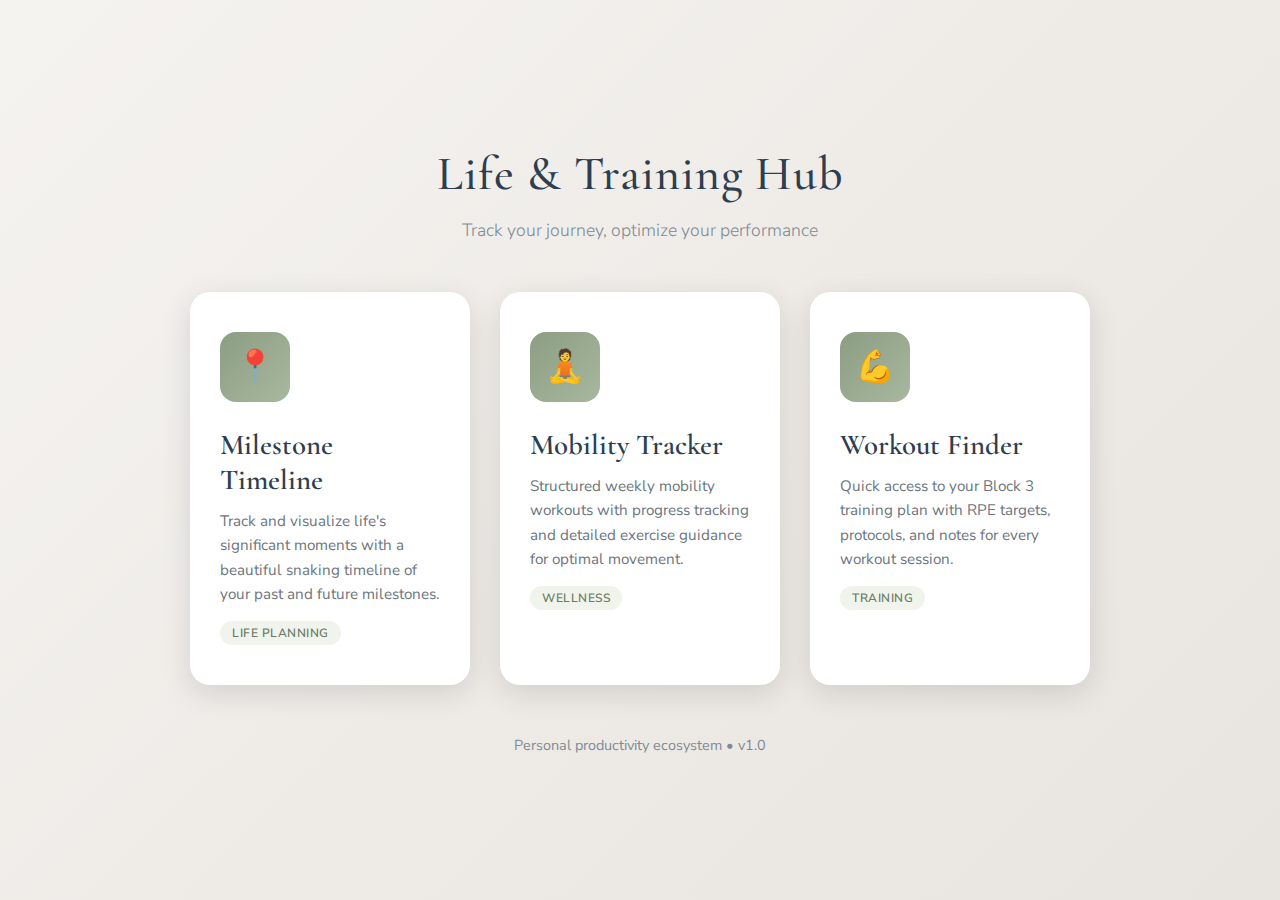
<file: index.html>
<!DOCTYPE html>
<html lang="en">
<head>
    <meta charset="UTF-8">
    <meta name="viewport" content="width=device-width, initial-scale=1.0">
    <meta name="description" content="Personal productivity and wellness tracking applications">
    <meta name="theme-color" content="#8b9d83">
    <title>Life & Training Hub</title>
    <link rel="manifest" href="manifest.json">
    <link rel="preconnect" href="https://fonts.googleapis.com">
    <link rel="preconnect" href="https://fonts.gstatic.com" crossorigin>
    <link href="https://fonts.googleapis.com/css2?family=Cormorant+Garamond:wght@300;400;500;600&family=Nunito+Sans:wght@300;400;600&display=swap" rel="stylesheet">
    <style>
        * {
            margin: 0;
            padding: 0;
            box-sizing: border-box;
        }

        body {
            font-family: 'Nunito Sans', sans-serif;
            background: linear-gradient(135deg, #f5f3f0 0%, #e8e4df 100%);
            min-height: 100vh;
            display: flex;
            align-items: center;
            justify-content: center;
            padding: 20px;
        }

        .container {
            max-width: 900px;
            width: 100%;
        }

        header {
            text-align: center;
            margin-bottom: 50px;
        }

        h1 {
            font-family: 'Cormorant Garamond', serif;
            font-size: 3rem;
            font-weight: 500;
            color: #2c3e50;
            margin-bottom: 15px;
            letter-spacing: 1px;
        }

        .tagline {
            color: #7d8a96;
            font-size: 1.1rem;
            font-weight: 300;
        }

        .app-grid {
            display: grid;
            grid-template-columns: repeat(auto-fit, minmax(280px, 1fr));
            gap: 30px;
            margin-bottom: 40px;
        }

        .app-card {
            background: white;
            border-radius: 20px;
            padding: 40px 30px;
            box-shadow: 0 8px 30px rgba(0,0,0,0.12);
            text-decoration: none;
            color: inherit;
            transition: all 0.4s cubic-bezier(0.4, 0, 0.2, 1);
            position: relative;
            overflow: hidden;
        }

        .app-card::before {
            content: '';
            position: absolute;
            top: 0;
            left: 0;
            right: 0;
            height: 6px;
            background: linear-gradient(90deg, #8b9d83, #a8b89f);
            transform: scaleX(0);
            transform-origin: left;
            transition: transform 0.4s cubic-bezier(0.4, 0, 0.2, 1);
        }

        .app-card:hover {
            transform: translateY(-8px);
            box-shadow: 0 12px 40px rgba(139, 157, 131, 0.3);
        }

        .app-card:hover::before {
            transform: scaleX(1);
        }

        .app-icon {
            width: 70px;
            height: 70px;
            background: linear-gradient(135deg, #8b9d83, #a8b89f);
            border-radius: 16px;
            display: flex;
            align-items: center;
            justify-content: center;
            margin-bottom: 25px;
            font-size: 2rem;
            transition: transform 0.3s ease;
        }

        .app-card:hover .app-icon {
            transform: scale(1.1) rotate(5deg);
        }

        .app-title {
            font-family: 'Cormorant Garamond', serif;
            font-size: 1.8rem;
            font-weight: 600;
            color: #2c3e50;
            margin-bottom: 12px;
        }

        .app-description {
            color: #6c757d;
            line-height: 1.6;
            font-size: 0.95rem;
        }

        .app-badge {
            display: inline-block;
            padding: 4px 12px;
            background: #f0f4ed;
            color: #6b7c64;
            border-radius: 12px;
            font-size: 0.75rem;
            font-weight: 600;
            text-transform: uppercase;
            letter-spacing: 0.5px;
            margin-top: 15px;
        }

        footer {
            text-align: center;
            margin-top: 50px;
            color: #7d8a96;
            font-size: 0.9rem;
        }

        .install-prompt {
            background: white;
            border-radius: 16px;
            padding: 20px 30px;
            box-shadow: 0 4px 20px rgba(0,0,0,0.08);
            text-align: center;
            margin-bottom: 30px;
            display: none;
        }

        .install-prompt.show {
            display: block;
            animation: slideDown 0.5s ease;
        }

        @keyframes slideDown {
            from {
                opacity: 0;
                transform: translateY(-20px);
            }
            to {
                opacity: 1;
                transform: translateY(0);
            }
        }

        .install-btn {
            background: #8b9d83;
            color: white;
            border: none;
            padding: 12px 30px;
            border-radius: 10px;
            font-family: 'Nunito Sans', sans-serif;
            font-weight: 600;
            font-size: 0.95rem;
            cursor: pointer;
            transition: all 0.3s ease;
            margin-top: 10px;
        }

        .install-btn:hover {
            background: #7a8a73;
            transform: translateY(-2px);
        }

        .close-prompt {
            background: none;
            border: none;
            color: #6c757d;
            cursor: pointer;
            font-size: 1.5rem;
            position: absolute;
            top: 10px;
            right: 15px;
            padding: 5px 10px;
        }

        @media (max-width: 768px) {
            h1 {
                font-size: 2.2rem;
            }

            .app-grid {
                grid-template-columns: 1fr;
            }

            .app-card {
                padding: 30px 25px;
            }
        }

        /* Loading animation for PWA */
        @keyframes fadeIn {
            from { opacity: 0; }
            to { opacity: 1; }
        }

        body {
            animation: fadeIn 0.5s ease;
        }
    </style>
</head>
<body>
    <div class="container">
        <header>
            <h1>Life & Training Hub</h1>
            <p class="tagline">Track your journey, optimize your performance</p>
        </header>

        <div id="installPrompt" class="install-prompt">
            <button class="close-prompt" onclick="closeInstallPrompt()">×</button>
            <p style="color: #2c3e50; font-weight: 600; margin-bottom: 5px;">Install App</p>
            <p style="color: #6c757d; font-size: 0.9rem;">Add to your home screen for quick access</p>
            <button class="install-btn" id="installButton">Install</button>
        </div>

        <div class="app-grid">
            <a href="milestone-timeline.html" class="app-card">
                <div class="app-icon">📍</div>
                <div class="app-title">Milestone Timeline</div>
                <p class="app-description">
                    Track and visualize life's significant moments with a beautiful snaking timeline of your past and future milestones.
                </p>
                <span class="app-badge">Life Planning</span>
            </a>

            <a href="mobility-tracker.html" class="app-card">
                <div class="app-icon">🧘</div>
                <div class="app-title">Mobility Tracker</div>
                <p class="app-description">
                    Structured weekly mobility workouts with progress tracking and detailed exercise guidance for optimal movement.
                </p>
                <span class="app-badge">Wellness</span>
            </a>

            <a href="workout-finder.html" class="app-card">
                <div class="app-icon">💪</div>
                <div class="app-title">Workout Finder</div>
                <p class="app-description">
                    Quick access to your Block 3 training plan with RPE targets, protocols, and notes for every workout session.
                </p>
                <span class="app-badge">Training</span>
            </a>
        </div>

        <footer>
            <p>Personal productivity ecosystem • v1.0</p>
        </footer>
    </div>

    <script>
        // PWA Install Prompt
        let deferredPrompt;
        const installPrompt = document.getElementById('installPrompt');
        const installButton = document.getElementById('installButton');

        window.addEventListener('beforeinstallprompt', (e) => {
            e.preventDefault();
            deferredPrompt = e;
            installPrompt.classList.add('show');
        });

        installButton.addEventListener('click', async () => {
            if (deferredPrompt) {
                deferredPrompt.prompt();
                const { outcome } = await deferredPrompt.userChoice;
                deferredPrompt = null;
                installPrompt.classList.remove('show');
            }
        });

        function closeInstallPrompt() {
            installPrompt.classList.remove('show');
        }

        // Register service worker for PWA
        if ('serviceWorker' in navigator) {
            window.addEventListener('load', () => {
                navigator.serviceWorker.register('service-worker.js')
                    .then(registration => console.log('SW registered'))
                    .catch(err => console.log('SW registration failed'));
            });
        }
    </script>
</body>
</html>
</file>
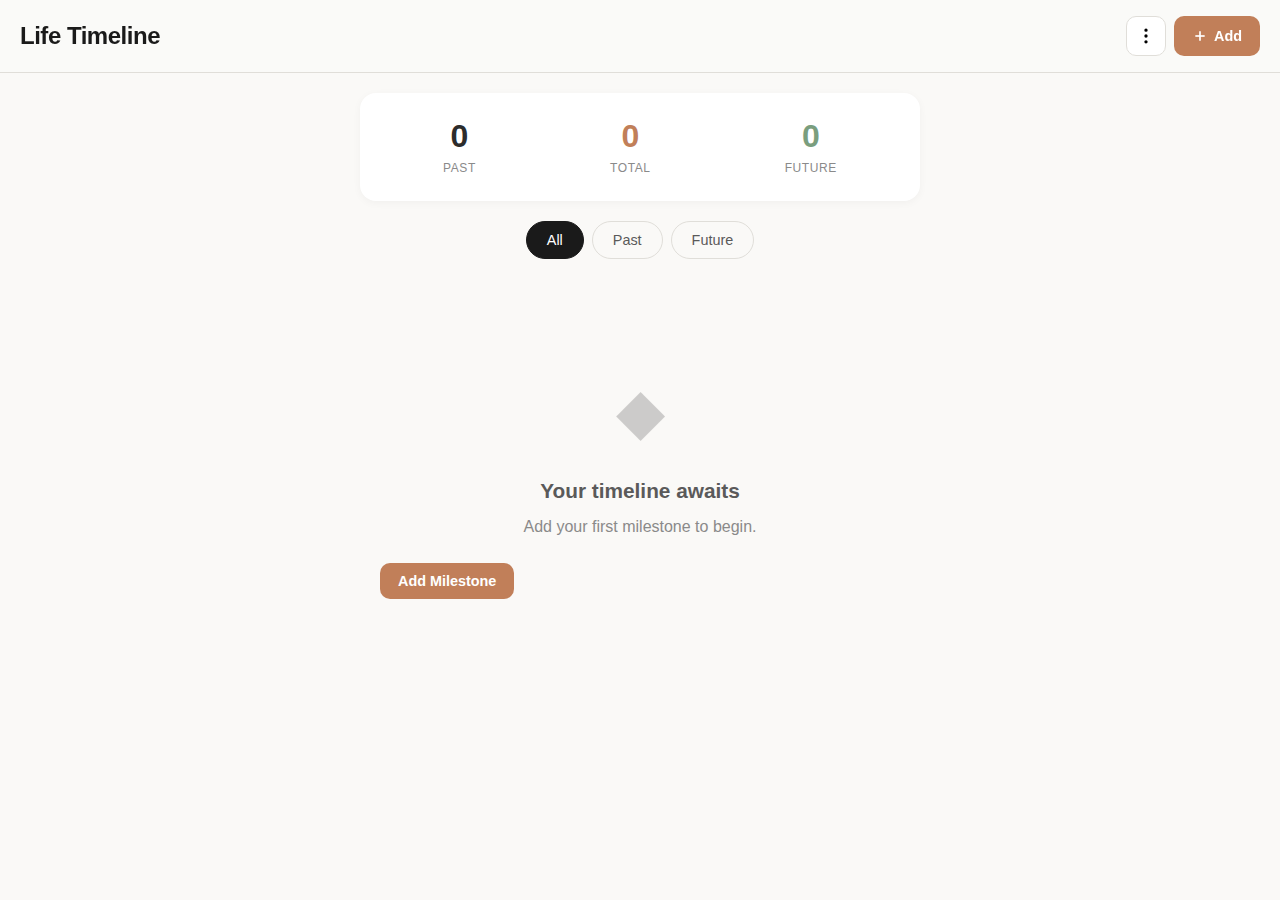
<file: life-timeline-pwa.html>
<!DOCTYPE html>
<html lang="en">
<head>
    <meta charset="UTF-8">
    <meta name="viewport" content="width=device-width, initial-scale=1.0, user-scalable=no, viewport-fit=cover">
    
    <!-- PWA Meta Tags -->
    <meta name="apple-mobile-web-app-capable" content="yes">
    <meta name="apple-mobile-web-app-status-bar-style" content="black-translucent">
    <meta name="apple-mobile-web-app-title" content="Life Timeline">
    <meta name="theme-color" content="#faf9f7">
    <meta name="mobile-web-app-capable" content="yes">
    
    <!-- iOS Icons -->
    <link rel="apple-touch-icon" href="data:image/svg+xml,<svg xmlns='http://www.w3.org/2000/svg' viewBox='0 0 100 100'><rect fill='%23c17f59' width='100' height='100' rx='20'/><text x='50' y='68' font-size='50' text-anchor='middle' fill='white'>◆</text></svg>">
    
    <title>Life Timeline</title>
    
    <style>
        :root {
            --bg: #faf9f7;
            --bg-card: #ffffff;
            --timeline-past: #2c2c2c;
            --timeline-future: #7a9e7e;
            --accent: #c17f59;
            --accent-light: #d4a574;
            --text-primary: #1a1a1a;
            --text-secondary: #5a5a5a;
            --text-muted: #8a8a8a;
            --border: #e0ded9;
            --safe-top: env(safe-area-inset-top);
            --safe-bottom: env(safe-area-inset-bottom);
        }

        * {
            margin: 0;
            padding: 0;
            box-sizing: border-box;
            -webkit-tap-highlight-color: transparent;
        }

        body {
            font-family: -apple-system, BlinkMacSystemFont, 'SF Pro Display', 'Segoe UI', Roboto, sans-serif;
            background: var(--bg);
            color: var(--text-primary);
            min-height: 100vh;
            min-height: 100dvh;
            line-height: 1.5;
            padding-top: var(--safe-top);
            padding-bottom: var(--safe-bottom);
            overscroll-behavior: none;
        }

        /* Header */
        .header {
            position: sticky;
            top: 0;
            background: rgba(250, 249, 247, 0.9);
            backdrop-filter: blur(20px);
            -webkit-backdrop-filter: blur(20px);
            border-bottom: 1px solid var(--border);
            padding: 16px 20px;
            padding-top: calc(16px + var(--safe-top));
            z-index: 100;
            display: flex;
            justify-content: space-between;
            align-items: center;
        }

        .logo {
            font-size: 1.5rem;
            font-weight: 700;
            color: var(--text-primary);
            letter-spacing: -0.02em;
        }

        .header-actions {
            display: flex;
            gap: 8px;
        }

        .btn {
            font-family: inherit;
            padding: 10px 18px;
            border: none;
            border-radius: 10px;
            cursor: pointer;
            font-size: 0.9rem;
            font-weight: 600;
            transition: all 0.2s ease;
            display: flex;
            align-items: center;
            gap: 6px;
        }

        .btn-primary {
            background: var(--accent);
            color: white;
        }

        .btn-primary:active {
            transform: scale(0.96);
        }

        .btn-icon {
            width: 40px;
            height: 40px;
            padding: 0;
            background: var(--bg-card);
            border: 1px solid var(--border);
            border-radius: 10px;
            display: flex;
            align-items: center;
            justify-content: center;
        }

        /* Main container */
        .main {
            padding: 20px;
            padding-bottom: calc(100px + var(--safe-bottom));
        }

        /* Stats */
        .stats {
            display: flex;
            justify-content: space-around;
            padding: 24px 16px;
            background: var(--bg-card);
            border-radius: 16px;
            margin-bottom: 20px;
            box-shadow: 0 2px 8px rgba(0,0,0,0.04);
        }

        .stat {
            text-align: center;
        }

        .stat-value {
            font-size: 2rem;
            font-weight: 700;
            line-height: 1.2;
        }

        .stat-value.past { color: var(--timeline-past); }
        .stat-value.total { color: var(--accent); }
        .stat-value.future { color: var(--timeline-future); }

        .stat-label {
            font-size: 0.75rem;
            color: var(--text-muted);
            text-transform: uppercase;
            letter-spacing: 0.05em;
            margin-top: 4px;
        }

        /* Filters */
        .filters {
            display: flex;
            justify-content: center;
            gap: 8px;
            margin-bottom: 24px;
        }

        .filter-btn {
            padding: 10px 20px;
            background: transparent;
            border: 1.5px solid var(--border);
            border-radius: 20px;
            font-family: inherit;
            font-size: 0.9rem;
            font-weight: 500;
            color: var(--text-secondary);
            cursor: pointer;
            transition: all 0.2s ease;
        }

        .filter-btn.active {
            background: var(--text-primary);
            border-color: var(--text-primary);
            color: white;
        }

        /* Timeline */
        .timeline {
            position: relative;
            padding: 20px 0;
        }

        /* Section header */
        .section-header {
            text-align: center;
            margin: 30px 0 20px;
        }

        .section-header span {
            font-size: 0.75rem;
            font-weight: 600;
            text-transform: uppercase;
            letter-spacing: 0.1em;
            color: var(--text-muted);
            background: var(--bg);
            padding: 0 16px;
        }

        /* Present marker */
        .present-marker {
            display: flex;
            align-items: center;
            justify-content: center;
            padding: 30px 0;
            margin: 20px 0;
        }

        .present-badge {
            background: var(--bg-card);
            border: 2px solid var(--accent-light);
            padding: 12px 28px;
            border-radius: 30px;
            font-size: 0.8rem;
            font-weight: 700;
            letter-spacing: 0.1em;
            text-transform: uppercase;
            color: var(--accent);
            box-shadow: 0 4px 20px rgba(193, 127, 89, 0.2);
        }

        /* Milestone turn */
        .milestone-turn {
            display: flex;
            align-items: flex-start;
            margin-bottom: 24px;
            position: relative;
        }

        .milestone-turn.left {
            flex-direction: row;
            padding-right: 50%;
        }

        .milestone-turn.right {
            flex-direction: row-reverse;
            padding-left: 50%;
        }

        /* Year marker */
        .year-marker {
            position: absolute;
            top: 30px;
            left: 50%;
            transform: translateX(-50%);
            font-size: 1rem;
            font-weight: 700;
            color: var(--text-muted);
            background: var(--bg);
            padding: 6px 14px;
            border-radius: 16px;
            z-index: 5;
        }

        .milestone-turn.future .year-marker {
            color: var(--timeline-future);
        }

        /* Milestone node */
        .milestone-node {
            position: absolute;
            left: 50%;
            transform: translateX(-50%);
            top: 20px;
            width: 56px;
            height: 56px;
            background: var(--bg-card);
            border: 4px solid var(--timeline-past);
            border-radius: 50%;
            display: flex;
            align-items: center;
            justify-content: center;
            font-size: 1.5rem;
            box-shadow: 0 4px 12px rgba(0,0,0,0.1);
            overflow: hidden;
            z-index: 10;
        }

        .milestone-turn.future .milestone-node {
            border-color: var(--timeline-future);
        }

        .milestone-node img {
            width: 100%;
            height: 100%;
            object-fit: cover;
        }

        /* Milestone card */
        .milestone-card {
            flex: 1;
            background: var(--bg-card);
            border-radius: 16px;
            padding: 20px;
            box-shadow: 0 2px 12px rgba(0,0,0,0.06);
            position: relative;
        }

        .milestone-turn.left .milestone-card {
            margin-right: 45px;
        }

        .milestone-turn.right .milestone-card {
            margin-left: 45px;
        }

        .milestone-title {
            font-size: 1.1rem;
            font-weight: 700;
            color: var(--text-primary);
            margin-bottom: 12px;
            line-height: 1.3;
        }

        .milestone-field {
            background: var(--bg);
            border-radius: 10px;
            padding: 12px;
            margin-bottom: 10px;
        }

        .milestone-field-label {
            font-size: 0.65rem;
            font-weight: 700;
            text-transform: uppercase;
            letter-spacing: 0.08em;
            color: var(--text-muted);
            margin-bottom: 4px;
        }

        .milestone-field-value {
            font-size: 0.9rem;
            color: var(--text-secondary);
        }

        .connection-badge {
            display: inline-flex;
            align-items: center;
            gap: 4px;
            font-size: 0.75rem;
            font-weight: 600;
            color: var(--accent);
            background: rgba(193, 127, 89, 0.1);
            padding: 4px 10px;
            border-radius: 10px;
            margin-top: 8px;
        }

        /* Empty state */
        .empty-state {
            text-align: center;
            padding: 60px 20px;
        }

        .empty-icon {
            font-size: 4rem;
            opacity: 0.2;
            margin-bottom: 16px;
        }

        .empty-state h3 {
            font-size: 1.3rem;
            font-weight: 700;
            color: var(--text-secondary);
            margin-bottom: 8px;
        }

        .empty-state p {
            color: var(--text-muted);
            margin-bottom: 24px;
        }

        /* Modal */
        .modal-overlay {
            position: fixed;
            top: 0;
            left: 0;
            right: 0;
            bottom: 0;
            background: rgba(0,0,0,0.4);
            backdrop-filter: blur(4px);
            -webkit-backdrop-filter: blur(4px);
            z-index: 1000;
            opacity: 0;
            visibility: hidden;
            transition: all 0.3s ease;
        }

        .modal-overlay.active {
            opacity: 1;
            visibility: visible;
        }

        .modal {
            position: fixed;
            bottom: 0;
            left: 0;
            right: 0;
            background: var(--bg-card);
            border-radius: 24px 24px 0 0;
            padding: 24px;
            padding-bottom: calc(24px + var(--safe-bottom));
            max-height: 90vh;
            overflow-y: auto;
            transform: translateY(100%);
            transition: transform 0.3s ease;
            z-index: 1001;
        }

        .modal-overlay.active .modal {
            transform: translateY(0);
        }

        .modal-handle {
            width: 36px;
            height: 4px;
            background: var(--border);
            border-radius: 2px;
            margin: 0 auto 20px;
        }

        .modal h2 {
            font-size: 1.4rem;
            font-weight: 700;
            text-align: center;
            margin-bottom: 24px;
        }

        .form-group {
            margin-bottom: 20px;
        }

        .form-group label {
            display: block;
            font-size: 0.85rem;
            font-weight: 600;
            color: var(--text-secondary);
            margin-bottom: 8px;
        }

        .form-group input,
        .form-group textarea {
            width: 100%;
            padding: 14px 16px;
            background: var(--bg);
            border: 1.5px solid var(--border);
            border-radius: 12px;
            font-family: inherit;
            font-size: 1rem;
            color: var(--text-primary);
            transition: border-color 0.2s ease;
        }

        .form-group input:focus,
        .form-group textarea:focus {
            outline: none;
            border-color: var(--accent);
        }

        .form-group textarea {
            min-height: 80px;
            resize: none;
        }

        .form-row {
            display: grid;
            grid-template-columns: 1fr 1fr;
            gap: 12px;
        }

        /* Icon selector */
        .icon-selector {
            display: flex;
            flex-wrap: wrap;
            gap: 8px;
        }

        .icon-option {
            width: 48px;
            height: 48px;
            border: 2px solid var(--border);
            border-radius: 12px;
            display: flex;
            align-items: center;
            justify-content: center;
            font-size: 1.4rem;
            cursor: pointer;
            transition: all 0.2s ease;
        }

        .icon-option.selected {
            border-color: var(--accent);
            background: rgba(193, 127, 89, 0.1);
        }

        .image-upload-btn {
            width: 48px;
            height: 48px;
            border: 2px dashed var(--border);
            border-radius: 12px;
            display: flex;
            align-items: center;
            justify-content: center;
            font-size: 1.2rem;
            color: var(--text-muted);
            cursor: pointer;
        }

        .image-preview {
            width: 48px;
            height: 48px;
            border: 2px solid var(--accent);
            border-radius: 12px;
            overflow: hidden;
        }

        .image-preview img {
            width: 100%;
            height: 100%;
            object-fit: cover;
        }

        /* Connection chips */
        .connection-chips {
            display: flex;
            flex-wrap: wrap;
            gap: 8px;
            max-height: 120px;
            overflow-y: auto;
        }

        .connection-chip {
            padding: 8px 14px;
            background: var(--bg);
            border: 1.5px solid var(--border);
            border-radius: 20px;
            font-size: 0.85rem;
            cursor: pointer;
            transition: all 0.2s ease;
        }

        .connection-chip.selected {
            background: var(--accent);
            border-color: var(--accent);
            color: white;
        }

        /* Modal actions */
        .modal-actions {
            display: grid;
            grid-template-columns: 1fr 1fr;
            gap: 12px;
            margin-top: 24px;
        }

        .modal-actions .btn {
            justify-content: center;
            padding: 16px;
            font-size: 1rem;
        }

        .btn-secondary {
            background: var(--bg);
            color: var(--text-secondary);
        }

        .btn-delete {
            background: #fee;
            color: #c45c5c;
        }

        /* Action sheet */
        .action-sheet {
            position: fixed;
            bottom: 0;
            left: 0;
            right: 0;
            background: var(--bg-card);
            border-radius: 16px 16px 0 0;
            padding: 8px;
            padding-bottom: calc(8px + var(--safe-bottom));
            transform: translateY(100%);
            transition: transform 0.3s ease;
            z-index: 1002;
        }

        .action-sheet.active {
            transform: translateY(0);
        }

        .action-sheet-btn {
            width: 100%;
            padding: 16px;
            background: transparent;
            border: none;
            font-family: inherit;
            font-size: 1.1rem;
            color: var(--text-primary);
            text-align: center;
            cursor: pointer;
            border-radius: 12px;
        }

        .action-sheet-btn:active {
            background: var(--bg);
        }

        .action-sheet-btn.danger {
            color: #c45c5c;
        }

        .action-sheet-cancel {
            margin-top: 8px;
            background: var(--bg);
            font-weight: 600;
        }

        /* Responsive for larger screens */
        @media (min-width: 768px) {
            .main {
                max-width: 600px;
                margin: 0 auto;
            }
        }

        /* Dark mode support */
        @media (prefers-color-scheme: dark) {
            :root {
                --bg: #1c1c1e;
                --bg-card: #2c2c2e;
                --text-primary: #ffffff;
                --text-secondary: #a0a0a8;
                --text-muted: #6a6a72;
                --border: #3a3a3c;
                --timeline-past: #ffffff;
            }
            
            .header {
                background: rgba(28, 28, 30, 0.9);
            }
        }
    </style>
</head>
<body>
    <header class="header">
        <div class="logo">Life Timeline</div>
        <div class="header-actions">
            <button class="btn btn-icon" onclick="showMenu()" aria-label="Menu">
                <svg width="20" height="20" viewBox="0 0 24 24" fill="none" stroke="currentColor" stroke-width="2">
                    <circle cx="12" cy="12" r="1"></circle>
                    <circle cx="12" cy="5" r="1"></circle>
                    <circle cx="12" cy="19" r="1"></circle>
                </svg>
            </button>
            <button class="btn btn-primary" onclick="openModal()">
                <svg width="16" height="16" viewBox="0 0 24 24" fill="none" stroke="currentColor" stroke-width="2.5">
                    <line x1="12" y1="5" x2="12" y2="19"></line>
                    <line x1="5" y1="12" x2="19" y2="12"></line>
                </svg>
                Add
            </button>
        </div>
    </header>

    <main class="main">
        <div class="stats">
            <div class="stat">
                <div class="stat-value past" id="pastCount">0</div>
                <div class="stat-label">Past</div>
            </div>
            <div class="stat">
                <div class="stat-value total" id="totalCount">0</div>
                <div class="stat-label">Total</div>
            </div>
            <div class="stat">
                <div class="stat-value future" id="futureCount">0</div>
                <div class="stat-label">Future</div>
            </div>
        </div>

        <div class="filters">
            <button class="filter-btn active" data-filter="all" onclick="setFilter('all')">All</button>
            <button class="filter-btn" data-filter="past" onclick="setFilter('past')">Past</button>
            <button class="filter-btn" data-filter="future" onclick="setFilter('future')">Future</button>
        </div>

        <div class="timeline" id="timeline"></div>
    </main>

    <!-- Add/Edit Modal -->
    <div class="modal-overlay" id="modalOverlay" onclick="closeModalOnOverlay(event)">
        <div class="modal" onclick="event.stopPropagation()">
            <div class="modal-handle"></div>
            <h2 id="modalTitle">Add Milestone</h2>
            
            <form id="milestoneForm" onsubmit="saveMilestone(event)">
                <input type="hidden" id="milestoneId">
                
                <div class="form-row">
                    <div class="form-group">
                        <label>When</label>
                        <input type="date" id="milestoneWhen" required>
                    </div>
                    <div class="form-group">
                        <label>Icon</label>
                        <div class="icon-selector" id="iconSelector"></div>
                    </div>
                </div>

                <div class="form-group">
                    <label>What</label>
                    <input type="text" id="milestoneWhat" placeholder="What happened?" required>
                </div>

                <div class="form-group">
                    <label>Why</label>
                    <textarea id="milestoneWhy" placeholder="Why is this significant?"></textarea>
                </div>

                <div class="form-group">
                    <label>How / Opportunities</label>
                    <textarea id="milestoneHow" placeholder="How did it happen?"></textarea>
                </div>

                <div class="form-group">
                    <label>After</label>
                    <textarea id="milestoneAfter" placeholder="What changed after?"></textarea>
                </div>

                <div class="form-group" id="connectionsGroup">
                    <label>Connect to milestones</label>
                    <div class="connection-chips" id="connectionChips"></div>
                </div>

                <div class="modal-actions" id="modalActions">
                    <button type="button" class="btn btn-secondary" onclick="closeModal()">Cancel</button>
                    <button type="submit" class="btn btn-primary">Save</button>
                </div>
            </form>
        </div>
    </div>

    <!-- Menu Action Sheet -->
    <div class="modal-overlay" id="menuOverlay" onclick="closeMenu()">
        <div class="action-sheet" id="menuSheet" onclick="event.stopPropagation()">
            <button class="action-sheet-btn" onclick="exportData()">📤 Export Data</button>
            <button class="action-sheet-btn" onclick="document.getElementById('importInput').click()">📥 Import Data</button>
            <button class="action-sheet-btn action-sheet-cancel" onclick="closeMenu()">Cancel</button>
        </div>
    </div>
    <input type="file" id="importInput" accept=".json" style="display:none" onchange="importData(event)">

    <!-- Delete Confirmation -->
    <div class="modal-overlay" id="deleteOverlay" onclick="closeDelete()">
        <div class="action-sheet" id="deleteSheet" onclick="event.stopPropagation()">
            <button class="action-sheet-btn danger" onclick="confirmDelete()">Delete Milestone</button>
            <button class="action-sheet-btn action-sheet-cancel" onclick="closeDelete()">Cancel</button>
        </div>
    </div>

    <script>
        // Data
        let milestones = [];
        let currentFilter = 'all';
        let editingId = null;
        let selectedIcon = '⭐';
        let selectedConnections = [];
        let deleteTargetId = null;

        const icons = ['⭐', '🎓', '💼', '💍', '🏠', '✈️', '🏆', '❤️', '🎯', '📚', '🚀', '🎨', '👶', '🎉', '💰', '🏥'];

        // Initialize
        document.addEventListener('DOMContentLoaded', () => {
            loadData();
            renderIconSelector();
            renderTimeline();
        });

        // Storage
        function loadData() {
            const saved = localStorage.getItem('lifeTimelinePWA');
            if (saved) milestones = JSON.parse(saved);
        }

        function saveData() {
            localStorage.setItem('lifeTimelinePWA', JSON.stringify(milestones));
        }

        // Helpers
        function getTimeCategory(dateStr) {
            const today = new Date();
            today.setHours(0, 0, 0, 0);
            return new Date(dateStr) < today ? 'past' : 'future';
        }

        function formatYear(dateStr) {
            return new Date(dateStr).getFullYear();
        }

        function generateId() {
            return Date.now().toString(36) + Math.random().toString(36).substr(2);
        }

        function escapeHtml(text) {
            if (!text) return '';
            const div = document.createElement('div');
            div.textContent = text;
            return div.innerHTML;
        }

        // Stats
        function updateStats() {
            const past = milestones.filter(m => getTimeCategory(m.when) === 'past').length;
            const future = milestones.filter(m => getTimeCategory(m.when) === 'future').length;
            document.getElementById('pastCount').textContent = past;
            document.getElementById('futureCount').textContent = future;
            document.getElementById('totalCount').textContent = milestones.length;
        }

        // Filter
        function setFilter(filter) {
            currentFilter = filter;
            document.querySelectorAll('.filter-btn').forEach(btn => {
                btn.classList.toggle('active', btn.dataset.filter === filter);
            });
            renderTimeline();
        }

        // Render
        function renderTimeline() {
            const container = document.getElementById('timeline');
            updateStats();

            const sorted = [...milestones].sort((a, b) => new Date(a.when) - new Date(b.when));
            const filtered = sorted.filter(m => {
                if (currentFilter === 'all') return true;
                return getTimeCategory(m.when) === currentFilter;
            });

            if (filtered.length === 0) {
                container.innerHTML = `
                    <div class="empty-state">
                        <div class="empty-icon">◆</div>
                        <h3>Your timeline awaits</h3>
                        <p>Add your first milestone to begin.</p>
                        <button class="btn btn-primary" onclick="openModal()">Add Milestone</button>
                    </div>
                `;
                return;
            }

            const pastMs = filtered.filter(m => getTimeCategory(m.when) === 'past');
            const futureMs = filtered.filter(m => getTimeCategory(m.when) === 'future');

            let html = '';
            let turnIndex = 0;

            if (pastMs.length > 0 && currentFilter !== 'future') {
                html += '<div class="section-header"><span>Past</span></div>';
                pastMs.forEach((m, i) => {
                    html += createMilestoneTurn(m, turnIndex % 2 === 0 ? 'left' : 'right', 'past');
                    turnIndex++;
                });
            }

            if (currentFilter === 'all') {
                html += '<div class="present-marker"><div class="present-badge">Present</div></div>';
            }

            if (futureMs.length > 0 && currentFilter !== 'past') {
                html += '<div class="section-header"><span>Future</span></div>';
                futureMs.forEach((m, i) => {
                    html += createMilestoneTurn(m, turnIndex % 2 === 0 ? 'left' : 'right', 'future');
                    turnIndex++;
                });
            }

            container.innerHTML = html;
        }

        function createMilestoneTurn(m, side, category) {
            const conns = m.connections || [];
            let fieldsHtml = '';
            
            if (m.why) fieldsHtml += `<div class="milestone-field"><div class="milestone-field-label">Why</div><div class="milestone-field-value">${escapeHtml(m.why)}</div></div>`;
            if (m.how) fieldsHtml += `<div class="milestone-field"><div class="milestone-field-label">How</div><div class="milestone-field-value">${escapeHtml(m.how)}</div></div>`;
            if (m.after) fieldsHtml += `<div class="milestone-field"><div class="milestone-field-label">After</div><div class="milestone-field-value">${escapeHtml(m.after)}</div></div>`;

            return `
                <div class="milestone-turn ${side} ${category}" onclick="editMilestone('${m.id}')">
                    <div class="year-marker">${formatYear(m.when)}</div>
                    <div class="milestone-node">${m.icon || '⭐'}</div>
                    <div class="milestone-card">
                        <div class="milestone-title">${escapeHtml(m.what)}</div>
                        ${fieldsHtml}
                        ${conns.length > 0 ? `<div class="connection-badge">🔗 ${conns.length} linked</div>` : ''}
                    </div>
                </div>
            `;
        }

        // Icon Selector
        function renderIconSelector() {
            const container = document.getElementById('iconSelector');
            container.innerHTML = icons.map(icon => `
                <div class="icon-option ${icon === selectedIcon ? 'selected' : ''}" onclick="selectIcon('${icon}')">${icon}</div>
            `).join('');
        }

        function selectIcon(icon) {
            selectedIcon = icon;
            document.querySelectorAll('.icon-option').forEach(el => {
                el.classList.toggle('selected', el.textContent === icon);
            });
        }

        // Connection Selector
        function renderConnectionSelector(excludeId) {
            const container = document.getElementById('connectionChips');
            const others = milestones.filter(m => m.id !== excludeId);
            
            if (others.length === 0) {
                document.getElementById('connectionsGroup').style.display = 'none';
                return;
            }
            
            document.getElementById('connectionsGroup').style.display = 'block';
            container.innerHTML = others.map(m => `
                <div class="connection-chip ${selectedConnections.includes(m.id) ? 'selected' : ''}" 
                     onclick="toggleConnection('${m.id}')">
                    ${m.icon || '⭐'} ${escapeHtml(m.what.substring(0, 15))}${m.what.length > 15 ? '...' : ''}
                </div>
            `).join('');
        }

        function toggleConnection(id) {
            const idx = selectedConnections.indexOf(id);
            if (idx === -1) selectedConnections.push(id);
            else selectedConnections.splice(idx, 1);
            
            document.querySelectorAll('.connection-chip').forEach(chip => {
                const chipId = chip.getAttribute('onclick').match(/'([^']+)'/)[1];
                chip.classList.toggle('selected', selectedConnections.includes(chipId));
            });
        }

        // Modal
        function openModal(id = null) {
            editingId = id;
            selectedConnections = [];
            selectedIcon = '⭐';
            
            const overlay = document.getElementById('modalOverlay');
            const title = document.getElementById('modalTitle');
            const form = document.getElementById('milestoneForm');
            const actions = document.getElementById('modalActions');

            if (id) {
                const m = milestones.find(x => x.id === id);
                if (m) {
                    title.textContent = 'Edit Milestone';
                    document.getElementById('milestoneId').value = m.id;
                    document.getElementById('milestoneWhat').value = m.what;
                    document.getElementById('milestoneWhen').value = m.when;
                    document.getElementById('milestoneWhy').value = m.why || '';
                    document.getElementById('milestoneHow').value = m.how || '';
                    document.getElementById('milestoneAfter').value = m.after || '';
                    selectedIcon = m.icon || '⭐';
                    selectedConnections = m.connections || [];
                    
                    actions.innerHTML = `
                        <button type="button" class="btn btn-delete" onclick="showDelete('${m.id}')">Delete</button>
                        <button type="submit" class="btn btn-primary">Save</button>
                    `;
                }
            } else {
                title.textContent = 'Add Milestone';
                form.reset();
                document.getElementById('milestoneId').value = '';
                actions.innerHTML = `
                    <button type="button" class="btn btn-secondary" onclick="closeModal()">Cancel</button>
                    <button type="submit" class="btn btn-primary">Save</button>
                `;
            }

            renderIconSelector();
            renderConnectionSelector(id);
            overlay.classList.add('active');
        }

        function closeModal() {
            document.getElementById('modalOverlay').classList.remove('active');
            editingId = null;
        }

        function closeModalOnOverlay(e) {
            if (e.target === e.currentTarget) closeModal();
        }

        function editMilestone(id) {
            openModal(id);
        }

        // Save
        function saveMilestone(e) {
            e.preventDefault();

            const id = document.getElementById('milestoneId').value;
            const milestone = {
                id: id || generateId(),
                what: document.getElementById('milestoneWhat').value.trim(),
                when: document.getElementById('milestoneWhen').value,
                why: document.getElementById('milestoneWhy').value.trim(),
                how: document.getElementById('milestoneHow').value.trim(),
                after: document.getElementById('milestoneAfter').value.trim(),
                icon: selectedIcon,
                connections: selectedConnections
            };

            if (id) {
                const idx = milestones.findIndex(m => m.id === id);
                if (idx !== -1) milestones[idx] = milestone;
            } else {
                milestones.push(milestone);
            }

            // Update reverse connections
            milestones.forEach(m => {
                if (m.id !== milestone.id) {
                    if (!m.connections) m.connections = [];
                    if (selectedConnections.includes(m.id)) {
                        if (!m.connections.includes(milestone.id)) m.connections.push(milestone.id);
                    } else {
                        m.connections = m.connections.filter(c => c !== milestone.id);
                    }
                }
            });

            saveData();
            renderTimeline();
            closeModal();
        }

        // Delete
        function showDelete(id) {
            deleteTargetId = id;
            document.getElementById('deleteOverlay').classList.add('active');
            document.getElementById('deleteSheet').classList.add('active');
        }

        function closeDelete() {
            document.getElementById('deleteOverlay').classList.remove('active');
            document.getElementById('deleteSheet').classList.remove('active');
            deleteTargetId = null;
        }

        function confirmDelete() {
            if (deleteTargetId) {
                milestones.forEach(m => {
                    if (m.connections) m.connections = m.connections.filter(c => c !== deleteTargetId);
                });
                milestones = milestones.filter(m => m.id !== deleteTargetId);
                saveData();
                renderTimeline();
            }
            closeDelete();
            closeModal();
        }

        // Menu
        function showMenu() {
            document.getElementById('menuOverlay').classList.add('active');
            document.getElementById('menuSheet').classList.add('active');
        }

        function closeMenu() {
            document.getElementById('menuOverlay').classList.remove('active');
            document.getElementById('menuSheet').classList.remove('active');
        }

        // Export/Import
        function exportData() {
            closeMenu();
            const dataStr = JSON.stringify(milestones, null, 2);
            const blob = new Blob([dataStr], { type: 'application/json' });
            const url = URL.createObjectURL(blob);
            const a = document.createElement('a');
            a.href = url;
            a.download = `life-timeline-${new Date().toISOString().split('T')[0]}.json`;
            a.click();
            URL.revokeObjectURL(url);
        }

        function importData(event) {
            closeMenu();
            const file = event.target.files[0];
            if (!file) return;

            const reader = new FileReader();
            reader.onload = (e) => {
                try {
                    const imported = JSON.parse(e.target.result);
                    if (Array.isArray(imported)) {
                        imported.forEach(m => { if (!m.id) m.id = generateId(); });
                        milestones = [...milestones, ...imported];
                        saveData();
                        renderTimeline();
                        alert(`Imported ${imported.length} milestones`);
                    }
                } catch (err) {
                    alert('Invalid file format');
                }
            };
            reader.readAsText(file);
            event.target.value = '';
        }
    </script>
</body>
</html>
</file>
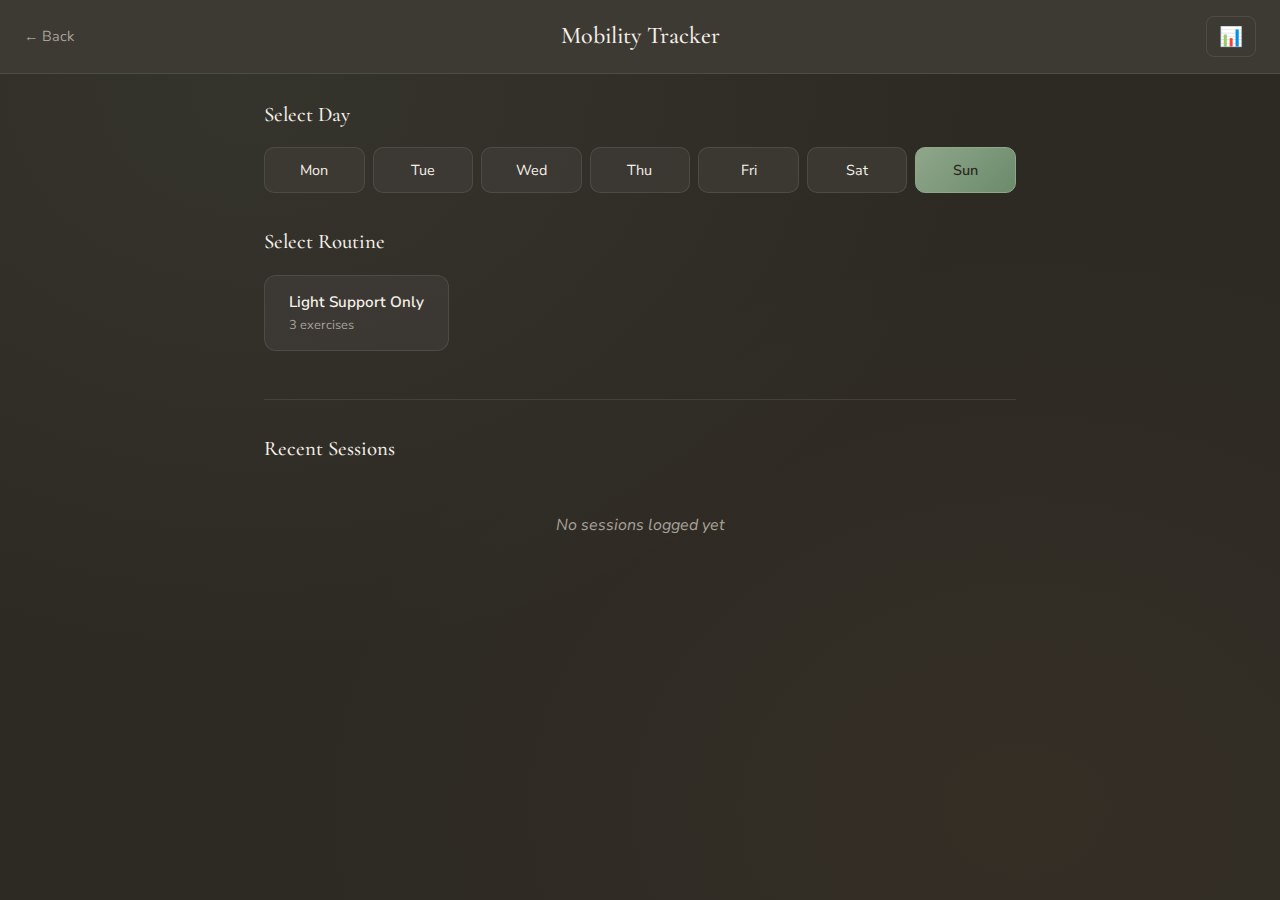
<file: mobility.html>
<!DOCTYPE html>
<html lang="en">
<head>
    <meta charset="UTF-8">
    <meta name="viewport" content="width=device-width, initial-scale=1.0">
    <title>Mobility Tracker - Life Journey</title>
    <link rel="manifest" href="manifest.json">
    <meta name="theme-color" content="#2d2a24">
    <meta name="apple-mobile-web-app-capable" content="yes">
    <meta name="apple-mobile-web-app-status-bar-style" content="black-translucent">
    <link rel="preconnect" href="https://fonts.googleapis.com">
    <link rel="preconnect" href="https://fonts.gstatic.com" crossorigin>
    <link href="https://fonts.googleapis.com/css2?family=Cormorant+Garamond:ital,wght@0,400;0,500;0,600;1,400&family=Nunito+Sans:wght@300;400;600&display=swap" rel="stylesheet">
    <link rel="stylesheet" href="mobility.css">
</head>
<body>
    <header class="header">
        <a href="index.html" class="back-link">← Back</a>
        <h1 class="page-title">Mobility Tracker</h1>
        <button id="exportBtn" class="export-btn" title="Export History">📊</button>
    </header>

    <main class="main-content">
        <!-- Day Selection -->
        <section class="day-selector">
            <h2 class="section-title">Select Day</h2>
            <div class="day-grid" id="dayGrid">
                <button class="day-btn" data-day="monday">Mon</button>
                <button class="day-btn" data-day="tuesday">Tue</button>
                <button class="day-btn" data-day="wednesday">Wed</button>
                <button class="day-btn" data-day="thursday">Thu</button>
                <button class="day-btn" data-day="friday">Fri</button>
                <button class="day-btn" data-day="saturday">Sat</button>
                <button class="day-btn" data-day="sunday">Sun</button>
            </div>
        </section>

        <!-- Routine Selection -->
        <section class="routine-selector" id="routineSelector" style="display: none;">
            <h2 class="section-title">Select Routine</h2>
            <div class="routine-grid" id="routineGrid"></div>
        </section>

        <!-- Exercise List -->
        <section class="exercise-section" id="exerciseSection" style="display: none;">
            <div class="exercise-header">
                <h2 class="section-title" id="routineTitle">Exercises</h2>
                <div class="progress-indicator">
                    <span id="progressText">0/0</span>
                    <div class="progress-bar">
                        <div class="progress-fill" id="progressFill"></div>
                    </div>
                </div>
            </div>
            <div class="exercise-list" id="exerciseList"></div>
            <div class="action-buttons">
                <button id="completeWorkoutBtn" class="complete-btn" disabled>Complete Workout</button>
                <button id="resetBtn" class="reset-btn">Reset</button>
            </div>
        </section>

        <!-- History Section -->
        <section class="history-section">
            <h2 class="section-title">Recent Sessions</h2>
            <div class="history-list" id="historyList">
                <p class="empty-history">No sessions logged yet</p>
            </div>
        </section>
    </main>

    <!-- Export Modal -->
    <div class="modal-overlay" id="exportModal" style="display: none;">
        <div class="modal">
            <h3 class="modal-title">Export Workout History</h3>
            <div class="export-options">
                <div class="export-range">
                    <label>
                        <span>From:</span>
                        <input type="date" id="exportFrom">
                    </label>
                    <label>
                        <span>To:</span>
                        <input type="date" id="exportTo">
                    </label>
                </div>
                <div class="export-format">
                    <label>
                        <input type="radio" name="format" value="csv" checked>
                        CSV (Excel compatible)
                    </label>
                    <label>
                        <input type="radio" name="format" value="json">
                        JSON
                    </label>
                </div>
            </div>
            <div class="modal-actions">
                <button id="cancelExport" class="modal-btn secondary">Cancel</button>
                <button id="confirmExport" class="modal-btn primary">Export</button>
            </div>
        </div>
    </div>

    <script src="mobility-data.js"></script>
    <script src="mobility.js"></script>
</body>
</html>
</file>
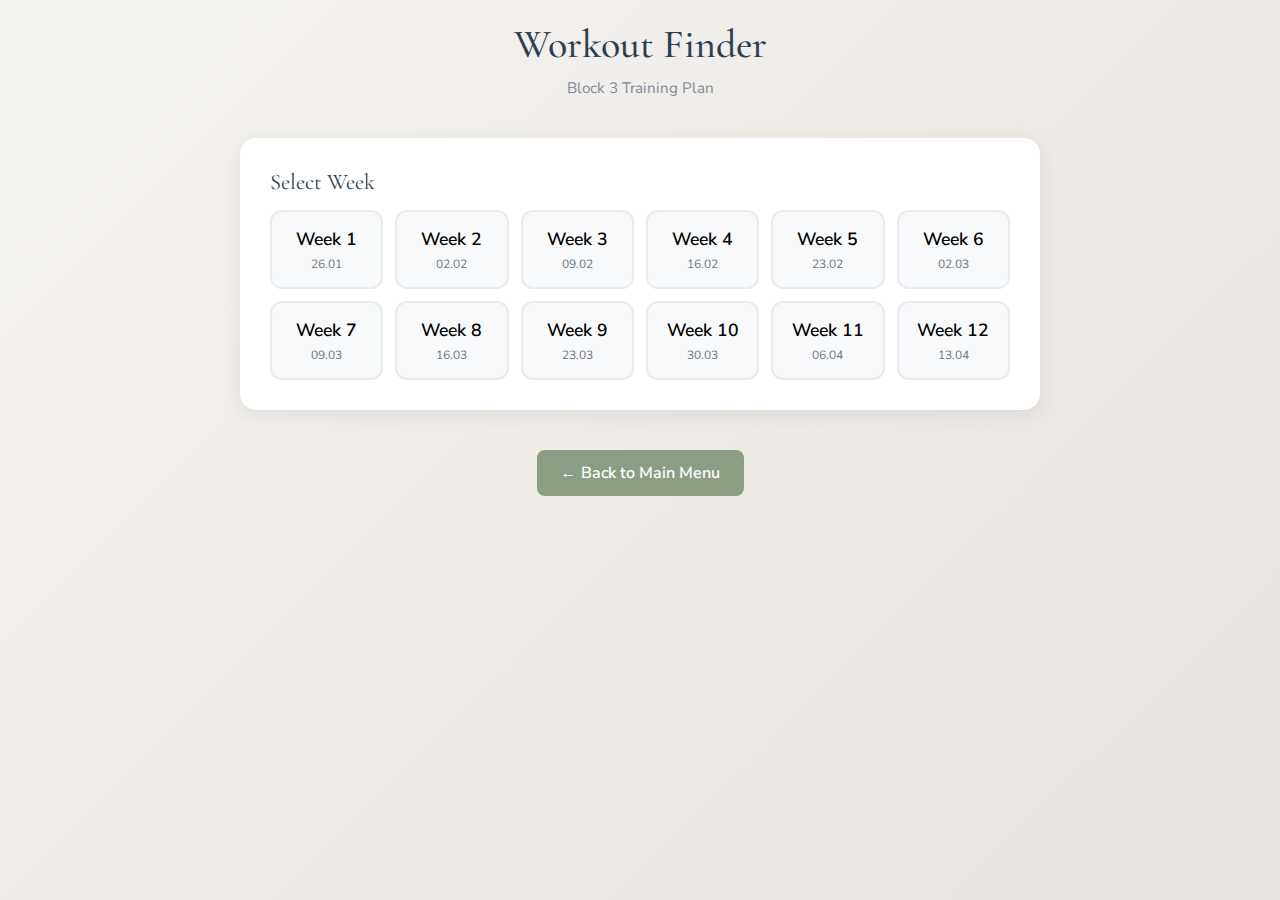
<file: workout-finder.html>
<!DOCTYPE html>
<html lang="en">
<head>
    <meta charset="UTF-8">
    <meta name="viewport" content="width=device-width, initial-scale=1.0">
    <title>Workout Finder</title>
    <link rel="preconnect" href="https://fonts.googleapis.com">
    <link rel="preconnect" href="https://fonts.gstatic.com" crossorigin>
    <link href="https://fonts.googleapis.com/css2?family=Cormorant+Garamond:wght@300;400;500;600&family=Nunito+Sans:wght@300;400;600&display=swap" rel="stylesheet">
    <style>
        * {
            margin: 0;
            padding: 0;
            box-sizing: border-box;
        }

        body {
            font-family: 'Nunito Sans', sans-serif;
            background: linear-gradient(135deg, #f5f3f0 0%, #e8e4df 100%);
            min-height: 100vh;
            padding: 20px;
        }

        .container {
            max-width: 800px;
            margin: 0 auto;
        }

        header {
            text-align: center;
            margin-bottom: 40px;
        }

        h1 {
            font-family: 'Cormorant Garamond', serif;
            font-size: 2.5rem;
            font-weight: 500;
            color: #2c3e50;
            margin-bottom: 10px;
        }

        .subtitle {
            color: #7d8a96;
            font-size: 0.95rem;
        }

        .card {
            background: white;
            border-radius: 16px;
            padding: 30px;
            box-shadow: 0 4px 20px rgba(0,0,0,0.08);
            margin-bottom: 20px;
        }

        .selection-section {
            margin-bottom: 30px;
        }

        .section-title {
            font-family: 'Cormorant Garamond', serif;
            font-size: 1.4rem;
            color: #2c3e50;
            margin-bottom: 15px;
        }

        .week-grid {
            display: grid;
            grid-template-columns: repeat(auto-fill, minmax(100px, 1fr));
            gap: 12px;
            margin-top: 15px;
        }

        .week-btn {
            background: #f8f9fa;
            border: 2px solid #e9ecef;
            border-radius: 12px;
            padding: 15px;
            cursor: pointer;
            transition: all 0.3s ease;
            text-align: center;
            font-family: 'Nunito Sans', sans-serif;
        }

        .week-btn:hover {
            border-color: #8b9d83;
            background: #f0f4ed;
        }

        .week-btn.selected {
            background: #8b9d83;
            color: white;
            border-color: #8b9d83;
        }

        .week-number {
            font-weight: 600;
            font-size: 1.1rem;
            margin-bottom: 5px;
        }

        .week-dates {
            font-size: 0.75rem;
            color: #6c757d;
        }

        .week-btn.selected .week-dates {
            color: rgba(255,255,255,0.8);
        }

        .day-list {
            margin-top: 20px;
        }

        .day-item {
            background: #f8f9fa;
            border-left: 4px solid #8b9d83;
            padding: 20px;
            margin-bottom: 12px;
            border-radius: 8px;
            cursor: pointer;
            transition: all 0.3s ease;
        }

        .day-item:hover {
            background: #f0f4ed;
            transform: translateX(5px);
        }

        .day-header {
            display: flex;
            justify-content: space-between;
            align-items: center;
            margin-bottom: 8px;
        }

        .day-name {
            font-weight: 600;
            color: #2c3e50;
            font-size: 1.1rem;
        }

        .day-date {
            color: #6c757d;
            font-size: 0.9rem;
        }

        .day-session {
            display: inline-block;
            padding: 4px 12px;
            background: #8b9d83;
            color: white;
            border-radius: 20px;
            font-size: 0.85rem;
            margin-right: 8px;
        }

        .day-workout {
            color: #495057;
            margin-top: 8px;
            font-size: 0.95rem;
        }

        .workout-details {
            background: white;
            border-radius: 12px;
            padding: 25px;
            margin-top: 20px;
            border: 2px solid #8b9d83;
        }

        .detail-row {
            display: flex;
            margin-bottom: 15px;
            padding-bottom: 15px;
            border-bottom: 1px solid #e9ecef;
        }

        .detail-row:last-child {
            border-bottom: none;
            padding-bottom: 0;
            margin-bottom: 0;
        }

        .detail-label {
            font-weight: 600;
            color: #6c757d;
            width: 140px;
            flex-shrink: 0;
            font-size: 0.9rem;
        }

        .detail-value {
            color: #2c3e50;
            flex: 1;
        }

        .rpe-badge {
            display: inline-block;
            padding: 8px 16px;
            background: #8b9d83;
            color: white;
            border-radius: 8px;
            font-weight: 600;
            font-size: 1.1rem;
        }

        .phase-badge {
            display: inline-block;
            padding: 6px 14px;
            background: #f8f9fa;
            color: #495057;
            border-radius: 20px;
            font-size: 0.9rem;
            border: 1px solid #dee2e6;
        }

        .back-btn {
            background: #e9ecef;
            border: none;
            padding: 10px 20px;
            border-radius: 8px;
            cursor: pointer;
            font-family: 'Nunito Sans', sans-serif;
            font-size: 0.95rem;
            color: #495057;
            transition: all 0.3s ease;
            margin-bottom: 15px;
        }

        .back-btn:hover {
            background: #dee2e6;
        }

        .home-btn {
            display: inline-block;
            background: #8b9d83;
            color: white;
            padding: 12px 24px;
            border-radius: 8px;
            text-decoration: none;
            font-weight: 600;
            transition: all 0.3s ease;
            margin-top: 20px;
        }

        .home-btn:hover {
            background: #7a8a73;
            transform: translateY(-2px);
        }

        .hidden {
            display: none;
        }

        @media (max-width: 600px) {
            .week-grid {
                grid-template-columns: repeat(auto-fill, minmax(80px, 1fr));
            }

            .week-btn {
                padding: 12px 8px;
            }

            .detail-row {
                flex-direction: column;
            }

            .detail-label {
                width: 100%;
                margin-bottom: 5px;
            }
        }
    </style>
</head>
<body>
    <div class="container">
        <header>
            <h1>Workout Finder</h1>
            <div class="subtitle">Block 3 Training Plan</div>
        </header>

        <div id="weekSelection" class="card">
            <div class="section-title">Select Week</div>
            <div class="week-grid" id="weekGrid"></div>
        </div>

        <div id="daySelection" class="card hidden">
            <button class="back-btn" onclick="backToWeeks()">← Back to Weeks</button>
            <div class="section-title" id="weekTitle"></div>
            <div class="day-list" id="dayList"></div>
        </div>

        <div id="workoutDetails" class="card hidden">
            <button class="back-btn" onclick="backToDays()">← Back to Week</button>
            <div id="detailsContent"></div>
        </div>

        <div style="text-align: center;">
            <a href="index.html" class="home-btn">← Back to Main Menu</a>
        </div>
    </div>

    <script>
        // Block 3 Training Data
        const trainingData = {
            weeks: [
                {
                    week: 1,
                    startDate: '26.01.2026',
                    endDate: '01.02.2026',
                    phase: 'Speed Development',
                    days: [
                        {
                            date: '26.01.2026',
                            day: 'Monday',
                            session: 'Strength',
                            mainWorkout: 'External program (Full Body/Upper)',
                            support: 'Monday Pre + Post',
                            rpe: '6-7',
                            notes: 'Block start - focus on movement quality',
                            comments: 'Progress bench weight'
                        },
                        {
                            date: '27.01.2026',
                            day: 'Tuesday',
                            session: 'Run',
                            mainWorkout: 'Runna program (Tempo/Intervals)',
                            support: 'Tuesday Pre + Post',
                            rpe: '6-8',
                            notes: 'Race-pace effort',
                            comments: ''
                        },
                        {
                            date: '28.01.2026',
                            day: 'Wednesday',
                            session: 'Mobility',
                            mainWorkout: 'Full corrective session',
                            support: 'Wednesday FULL (45-60min)',
                            rpe: '4-5',
                            notes: 'Non-negotiable',
                            comments: ''
                        },
                        {
                            date: '29.01.2026',
                            day: 'Thursday',
                            session: 'Strength',
                            mainWorkout: 'External program (Upper/Push)',
                            support: 'Thursday Pre + Post',
                            rpe: '6-7',
                            notes: 'Slow eccentrics on rows',
                            comments: ''
                        },
                        {
                            date: '30.01.2026',
                            day: 'Friday',
                            session: 'Run',
                            mainWorkout: 'Runna program (Long Run)',
                            support: 'Friday Pre + Post (Extended)',
                            rpe: '6-8',
                            notes: 'Conversational pace',
                            comments: ''
                        },
                        {
                            date: '31.01.2026',
                            day: 'Saturday',
                            session: 'Strength',
                            mainWorkout: 'External program (Lower)',
                            support: 'Saturday Pre + Post',
                            rpe: '6-7',
                            notes: 'Maintenance volume',
                            comments: ''
                        },
                        {
                            date: '01.02.2026',
                            day: 'Sunday',
                            session: 'Strength',
                            mainWorkout: 'External program (Arms/Support)',
                            support: 'Sunday Light',
                            rpe: '6-7',
                            notes: 'Light, controlled',
                            comments: ''
                        }
                    ]
                },
                {
                    week: 2,
                    startDate: '02.02.2026',
                    endDate: '08.02.2026',
                    phase: 'Speed Development',
                    days: [
                        {
                            date: '02.02.2026',
                            day: 'Monday',
                            session: 'Strength',
                            mainWorkout: 'External program (Full Body/Upper)',
                            support: 'Monday Pre + Post',
                            rpe: '6-7',
                            notes: '',
                            comments: 'Progress bench weight'
                        },
                        {
                            date: '03.02.2026',
                            day: 'Tuesday',
                            session: 'Run',
                            mainWorkout: 'Runna program (Tempo/Intervals)',
                            support: 'Tuesday Pre + Post',
                            rpe: '6-8',
                            notes: 'Race-pace effort',
                            comments: ''
                        },
                        {
                            date: '04.02.2026',
                            day: 'Wednesday',
                            session: 'Mobility',
                            mainWorkout: 'Full corrective session',
                            support: 'Wednesday FULL (45-60min)',
                            rpe: '4-5',
                            notes: 'Non-negotiable',
                            comments: ''
                        },
                        {
                            date: '05.02.2026',
                            day: 'Thursday',
                            session: 'Strength',
                            mainWorkout: 'External program (Upper/Push)',
                            support: 'Thursday Pre + Post',
                            rpe: '6-7',
                            notes: 'Slow eccentrics on rows',
                            comments: ''
                        },
                        {
                            date: '06.02.2026',
                            day: 'Friday',
                            session: 'Run',
                            mainWorkout: 'Runna program (Long Run)',
                            support: 'Friday Pre + Post (Extended)',
                            rpe: '6-8',
                            notes: 'Conversational pace',
                            comments: ''
                        },
                        {
                            date: '07.02.2026',
                            day: 'Saturday',
                            session: 'Strength',
                            mainWorkout: 'External program (Lower)',
                            support: 'Saturday Pre + Post',
                            rpe: '6-7',
                            notes: 'Maintenance volume',
                            comments: ''
                        },
                        {
                            date: '08.02.2026',
                            day: 'Sunday',
                            session: 'Strength',
                            mainWorkout: 'External program (Arms/Support)',
                            support: 'Sunday Light',
                            rpe: '6-7',
                            notes: 'Light, controlled',
                            comments: ''
                        }
                    ]
                },
                {
                    week: 3,
                    startDate: '09.02.2026',
                    endDate: '15.02.2026',
                    phase: 'Speed Development',
                    days: [
                        {
                            date: '09.02.2026',
                            day: 'Monday',
                            session: 'Strength',
                            mainWorkout: 'External program (Full Body/Upper)',
                            support: 'Monday Pre + Post',
                            rpe: '6-7',
                            notes: 'Assess Copenhagen progression',
                            comments: 'Progress bench weight'
                        },
                        {
                            date: '10.02.2026',
                            day: 'Tuesday',
                            session: 'Run',
                            mainWorkout: 'Runna program (Tempo/Intervals)',
                            support: 'Tuesday Pre + Post',
                            rpe: '6-8',
                            notes: 'Race-pace effort',
                            comments: ''
                        },
                        {
                            date: '11.02.2026',
                            day: 'Wednesday',
                            session: 'Mobility',
                            mainWorkout: 'Full corrective session',
                            support: 'Wednesday FULL (45-60min)',
                            rpe: '4-5',
                            notes: 'Non-negotiable',
                            comments: ''
                        },
                        {
                            date: '12.02.2026',
                            day: 'Thursday',
                            session: 'Strength',
                            mainWorkout: 'External program (Upper/Push)',
                            support: 'Thursday Pre + Post',
                            rpe: '6-7',
                            notes: 'Slow eccentrics on rows',
                            comments: ''
                        },
                        {
                            date: '13.02.2026',
                            day: 'Friday',
                            session: 'Run',
                            mainWorkout: 'Runna program (Long Run)',
                            support: 'Friday Pre + Post (Extended)',
                            rpe: '6-8',
                            notes: 'Conversational pace',
                            comments: ''
                        },
                        {
                            date: '14.02.2026',
                            day: 'Saturday',
                            session: 'Strength',
                            mainWorkout: 'External program (Lower)',
                            support: 'Saturday Pre + Post',
                            rpe: '6-7',
                            notes: 'Maintenance volume',
                            comments: ''
                        },
                        {
                            date: '15.02.2026',
                            day: 'Sunday',
                            session: 'Strength',
                            mainWorkout: 'External program (Arms/Support)',
                            support: 'Sunday Light',
                            rpe: '6-7',
                            notes: 'Light, controlled',
                            comments: ''
                        }
                    ]
                },
                {
                    week: 4,
                    startDate: '16.02.2026',
                    endDate: '22.02.2026',
                    phase: 'Speed Development',
                    days: [
                        {
                            date: '16.02.2026',
                            day: 'Monday',
                            session: 'Strength',
                            mainWorkout: 'External program (Full Body/Upper)',
                            support: 'Monday Pre + Post',
                            rpe: '6-7',
                            notes: 'Review ankle dorsiflexion progress',
                            comments: 'Deload week - reduce volume 40%'
                        },
                        {
                            date: '17.02.2026',
                            day: 'Tuesday',
                            session: 'Run',
                            mainWorkout: 'Runna program (Tempo/Intervals)',
                            support: 'Tuesday Pre + Post',
                            rpe: '6-8',
                            notes: 'Reduced volume',
                            comments: ''
                        },
                        {
                            date: '18.02.2026',
                            day: 'Wednesday',
                            session: 'Mobility',
                            mainWorkout: 'Full corrective session',
                            support: 'Wednesday FULL (45-60min)',
                            rpe: '4-5',
                            notes: 'Focus on recovery',
                            comments: ''
                        },
                        {
                            date: '19.02.2026',
                            day: 'Thursday',
                            session: 'Strength',
                            mainWorkout: 'External program (Upper/Push)',
                            support: 'Thursday Pre + Post',
                            rpe: '6-7',
                            notes: 'Light session',
                            comments: ''
                        },
                        {
                            date: '20.02.2026',
                            day: 'Friday',
                            session: 'Run',
                            mainWorkout: 'Runna program (Long Run)',
                            support: 'Friday Pre + Post (Extended)',
                            rpe: '6-8',
                            notes: 'Recovery focus',
                            comments: ''
                        },
                        {
                            date: '21.02.2026',
                            day: 'Saturday',
                            session: 'Strength',
                            mainWorkout: 'External program (Lower)',
                            support: 'Saturday Pre + Post',
                            rpe: '6-7',
                            notes: 'Deload',
                            comments: ''
                        },
                        {
                            date: '22.02.2026',
                            day: 'Sunday',
                            session: 'Strength',
                            mainWorkout: 'External program (Arms/Support)',
                            support: 'Sunday Light',
                            rpe: '6-7',
                            notes: 'Active recovery',
                            comments: ''
                        }
                    ]
                },
                {
                    week: 5,
                    startDate: '23.02.2026',
                    endDate: '01.03.2026',
                    phase: 'Peak Speed',
                    days: [
                        {
                            date: '23.02.2026',
                            day: 'Monday',
                            session: 'Strength',
                            mainWorkout: 'External program (Full Body/Upper)',
                            support: 'Monday Pre + Post',
                            rpe: '7-8',
                            notes: 'Increase intensity phase begins',
                            comments: 'Bench priority'
                        },
                        {
                            date: '24.02.2026',
                            day: 'Tuesday',
                            session: 'Run',
                            mainWorkout: 'Runna program (Tempo/Intervals)',
                            support: 'Tuesday Pre + Post',
                            rpe: '7-9',
                            notes: 'VO2 or threshold',
                            comments: ''
                        },
                        {
                            date: '25.02.2026',
                            day: 'Wednesday',
                            session: 'Mobility',
                            mainWorkout: 'Full corrective session',
                            support: 'Wednesday FULL (45-60min)',
                            rpe: '4-5',
                            notes: 'Essential',
                            comments: ''
                        },
                        {
                            date: '26.02.2026',
                            day: 'Thursday',
                            session: 'Strength',
                            mainWorkout: 'External program (Upper/Push)',
                            support: 'Thursday Pre + Post',
                            rpe: '7-8',
                            notes: 'Progress load',
                            comments: ''
                        },
                        {
                            date: '27.02.2026',
                            day: 'Friday',
                            session: 'Run',
                            mainWorkout: 'Runna program (Long Run)',
                            support: 'Friday Pre + Post (Extended)',
                            rpe: '7-9',
                            notes: 'Steady effort',
                            comments: ''
                        },
                        {
                            date: '28.02.2026',
                            day: 'Saturday',
                            session: 'Strength',
                            mainWorkout: 'External program (Lower)',
                            support: 'Saturday Pre + Post',
                            rpe: '7-8',
                            notes: 'Lower volume',
                            comments: ''
                        },
                        {
                            date: '01.03.2026',
                            day: 'Sunday',
                            session: 'Strength',
                            mainWorkout: 'External program (Arms/Support)',
                            support: 'Sunday Light',
                            rpe: '7-8',
                            notes: 'Keep it brief',
                            comments: ''
                        }
                    ]
                },
                {
                    week: 6,
                    startDate: '02.03.2026',
                    endDate: '08.03.2026',
                    phase: 'Peak Speed',
                    days: [
                        {
                            date: '02.03.2026',
                            day: 'Monday',
                            session: 'Strength',
                            mainWorkout: 'External program (Full Body/Upper)',
                            support: 'Monday Pre + Post',
                            rpe: '7-8',
                            notes: '',
                            comments: 'Bench priority'
                        },
                        {
                            date: '03.03.2026',
                            day: 'Tuesday',
                            session: 'Run',
                            mainWorkout: 'Runna program (Tempo/Intervals)',
                            support: 'Tuesday Pre + Post',
                            rpe: '7-9',
                            notes: 'VO2 or threshold',
                            comments: ''
                        },
                        {
                            date: '04.03.2026',
                            day: 'Wednesday',
                            session: 'Mobility',
                            mainWorkout: 'Full corrective session',
                            support: 'Wednesday FULL (45-60min)',
                            rpe: '4-5',
                            notes: 'Essential',
                            comments: ''
                        },
                        {
                            date: '05.03.2026',
                            day: 'Thursday',
                            session: 'Strength',
                            mainWorkout: 'External program (Upper/Push)',
                            support: 'Thursday Pre + Post',
                            rpe: '7-8',
                            notes: 'Progress load',
                            comments: ''
                        },
                        {
                            date: '06.03.2026',
                            day: 'Friday',
                            session: 'Run',
                            mainWorkout: 'Runna program (Long Run)',
                            support: 'Friday Pre + Post (Extended)',
                            rpe: '7-9',
                            notes: 'Steady effort',
                            comments: ''
                        },
                        {
                            date: '07.03.2026',
                            day: 'Saturday',
                            session: 'Strength',
                            mainWorkout: 'External program (Lower)',
                            support: 'Saturday Pre + Post',
                            rpe: '7-8',
                            notes: 'Lower volume',
                            comments: ''
                        },
                        {
                            date: '08.03.2026',
                            day: 'Sunday',
                            session: 'Strength',
                            mainWorkout: 'External program (Arms/Support)',
                            support: 'Sunday Light',
                            rpe: '7-8',
                            notes: 'Keep it brief',
                            comments: ''
                        }
                    ]
                },
                {
                    week: 7,
                    startDate: '09.03.2026',
                    endDate: '15.03.2026',
                    phase: 'Peak Speed',
                    days: [
                        {
                            date: '09.03.2026',
                            day: 'Monday',
                            session: 'Strength',
                            mainWorkout: 'External program (Full Body/Upper)',
                            support: 'Monday Pre + Post',
                            rpe: '7-8',
                            notes: '5K TEST WEEK - reduce Wed volume',
                            comments: 'Save legs for test'
                        },
                        {
                            date: '10.03.2026',
                            day: 'Tuesday',
                            session: 'Run',
                            mainWorkout: 'Runna program (5K TEST)',
                            support: 'Tuesday Pre + Post',
                            rpe: '8-9',
                            notes: 'Prepare nervous system',
                            comments: ''
                        },
                        {
                            date: '11.03.2026',
                            day: 'Wednesday',
                            session: 'Mobility',
                            mainWorkout: 'Full corrective session',
                            support: 'Wednesday FULL (45-60min)',
                            rpe: '4-5',
                            notes: 'Pre-race prep',
                            comments: ''
                        },
                        {
                            date: '12.03.2026',
                            day: 'Thursday',
                            session: 'Strength',
                            mainWorkout: 'External program (Upper/Push)',
                            support: 'Thursday Pre + Post',
                            rpe: '7-8',
                            notes: 'Don\'t fatigue',
                            comments: ''
                        },
                        {
                            date: '13.03.2026',
                            day: 'Friday',
                            session: 'Run',
                            mainWorkout: 'Runna program (Long Run)',
                            support: 'Friday Pre + Post (Extended)',
                            rpe: '8-9',
                            notes: 'Legs fresh for Sunday',
                            comments: ''
                        },
                        {
                            date: '14.03.2026',
                            day: 'Saturday',
                            session: 'Strength',
                            mainWorkout: 'External program (Lower)',
                            support: 'Saturday Pre + Post',
                            rpe: '7-8',
                            notes: 'Preserve legs',
                            comments: ''
                        },
                        {
                            date: '15.03.2026',
                            day: 'Sunday',
                            session: 'Strength',
                            mainWorkout: 'External program (Arms/Support)',
                            support: 'Sunday Light',
                            rpe: '7-8',
                            notes: 'All-out effort',
                            comments: ''
                        }
                    ]
                },
                {
                    week: 8,
                    startDate: '16.03.2026',
                    endDate: '22.03.2026',
                    phase: 'Peak Speed',
                    days: [
                        {
                            date: '16.03.2026',
                            day: 'Monday',
                            session: 'Strength',
                            mainWorkout: 'External program (Full Body/Upper)',
                            support: 'Monday Pre + Post',
                            rpe: '6-7',
                            notes: 'Recovery week - reduce all RPE by 1',
                            comments: 'Deload before HM build'
                        },
                        {
                            date: '17.03.2026',
                            day: 'Tuesday',
                            session: 'Run',
                            mainWorkout: 'Runna program (Tempo/Intervals)',
                            support: 'Tuesday Pre + Post',
                            rpe: '6-8',
                            notes: 'Light turnover',
                            comments: ''
                        },
                        {
                            date: '18.03.2026',
                            day: 'Wednesday',
                            session: 'Mobility',
                            mainWorkout: 'Full corrective session',
                            support: 'Wednesday FULL (45-60min)',
                            rpe: '3-4',
                            notes: 'Recovery',
                            comments: ''
                        },
                        {
                            date: '19.03.2026',
                            day: 'Thursday',
                            session: 'Strength',
                            mainWorkout: 'External program (Upper/Push)',
                            support: 'Thursday Pre + Post',
                            rpe: '6-7',
                            notes: 'Easy',
                            comments: ''
                        },
                        {
                            date: '20.03.2026',
                            day: 'Friday',
                            session: 'Run',
                            mainWorkout: 'Runna program (Long Run)',
                            support: 'Friday Pre + Post (Extended)',
                            rpe: '6-8',
                            notes: 'Easy',
                            comments: ''
                        },
                        {
                            date: '21.03.2026',
                            day: 'Saturday',
                            session: 'Strength',
                            mainWorkout: 'External program (Lower)',
                            support: 'Saturday Pre + Post',
                            rpe: '6-7',
                            notes: 'Recovery',
                            comments: ''
                        },
                        {
                            date: '22.03.2026',
                            day: 'Sunday',
                            session: 'Strength',
                            mainWorkout: 'External program (Arms/Support)',
                            support: 'Sunday Light',
                            rpe: '6-7',
                            notes: 'Active rest',
                            comments: ''
                        }
                    ]
                },
                {
                    week: 9,
                    startDate: '23.03.2026',
                    endDate: '29.03.2026',
                    phase: 'HM Transition',
                    days: [
                        {
                            date: '23.03.2026',
                            day: 'Monday',
                            session: 'Strength',
                            mainWorkout: 'External program (Full Body/Upper)',
                            support: 'Monday Pre + Post',
                            rpe: '6-7',
                            notes: 'HM build phase begins',
                            comments: 'Strength maintenance'
                        },
                        {
                            date: '24.03.2026',
                            day: 'Tuesday',
                            session: 'Run',
                            mainWorkout: 'Runna program (Tempo/Intervals)',
                            support: 'Tuesday Pre + Post',
                            rpe: '6-8',
                            notes: 'Build threshold',
                            comments: ''
                        },
                        {
                            date: '25.03.2026',
                            day: 'Wednesday',
                            session: 'Mobility',
                            mainWorkout: 'Full corrective session',
                            support: 'Wednesday FULL (45-60min)',
                            rpe: '4-5',
                            notes: 'Critical',
                            comments: ''
                        },
                        {
                            date: '26.03.2026',
                            day: 'Thursday',
                            session: 'Strength',
                            mainWorkout: 'External program (Upper/Push)',
                            support: 'Thursday Pre + Post',
                            rpe: '6-7',
                            notes: 'Maintain',
                            comments: ''
                        },
                        {
                            date: '27.03.2026',
                            day: 'Friday',
                            session: 'Run',
                            mainWorkout: 'Runna program (Long Run)',
                            support: 'Friday Pre + Post (Extended)',
                            rpe: '6-8',
                            notes: 'Build distance',
                            comments: ''
                        },
                        {
                            date: '28.03.2026',
                            day: 'Saturday',
                            session: 'Strength',
                            mainWorkout: 'External program (Lower)',
                            support: 'Saturday Pre + Post',
                            rpe: '6-7',
                            notes: 'Don\'t fatigue legs',
                            comments: ''
                        },
                        {
                            date: '29.03.2026',
                            day: 'Sunday',
                            session: 'Strength',
                            mainWorkout: 'External program (Arms/Support)',
                            support: 'Sunday Light',
                            rpe: '6-7',
                            notes: 'Keep short',
                            comments: ''
                        }
                    ]
                },
                {
                    week: 10,
                    startDate: '30.03.2026',
                    endDate: '05.04.2026',
                    phase: 'HM Transition',
                    days: [
                        {
                            date: '30.03.2026',
                            day: 'Monday',
                            session: 'Strength',
                            mainWorkout: 'External program (Full Body/Upper)',
                            support: 'Monday Pre + Post',
                            rpe: '6-7',
                            notes: 'Long run priority',
                            comments: 'Strength maintenance'
                        },
                        {
                            date: '31.03.2026',
                            day: 'Tuesday',
                            session: 'Run',
                            mainWorkout: 'Runna program (Tempo/Intervals)',
                            support: 'Tuesday Pre + Post',
                            rpe: '6-8',
                            notes: 'Build threshold',
                            comments: ''
                        },
                        {
                            date: '01.04.2026',
                            day: 'Wednesday',
                            session: 'Mobility',
                            mainWorkout: 'Full corrective session',
                            support: 'Wednesday FULL (45-60min)',
                            rpe: '4-5',
                            notes: 'Critical',
                            comments: ''
                        },
                        {
                            date: '02.04.2026',
                            day: 'Thursday',
                            session: 'Strength',
                            mainWorkout: 'External program (Upper/Push)',
                            support: 'Thursday Pre + Post',
                            rpe: '6-7',
                            notes: 'Maintain',
                            comments: ''
                        },
                        {
                            date: '03.04.2026',
                            day: 'Friday',
                            session: 'Run',
                            mainWorkout: 'Runna program (Long Run)',
                            support: 'Friday Pre + Post (Extended)',
                            rpe: '6-8',
                            notes: 'Build distance',
                            comments: ''
                        },
                        {
                            date: '04.04.2026',
                            day: 'Saturday',
                            session: 'Strength',
                            mainWorkout: 'External program (Lower)',
                            support: 'Saturday Pre + Post',
                            rpe: '6-7',
                            notes: 'Don\'t fatigue legs',
                            comments: ''
                        },
                        {
                            date: '05.04.2026',
                            day: 'Sunday',
                            session: 'Strength',
                            mainWorkout: 'External program (Arms/Support)',
                            support: 'Sunday Light',
                            rpe: '6-7',
                            notes: 'Keep short',
                            comments: ''
                        }
                    ]
                },
                {
                    week: 11,
                    startDate: '06.04.2026',
                    endDate: '12.04.2026',
                    phase: 'HM Transition',
                    days: [
                        {
                            date: '06.04.2026',
                            day: 'Monday',
                            session: 'Strength',
                            mainWorkout: 'External program (Full Body/Upper)',
                            support: 'Monday Pre + Post',
                            rpe: '6-7',
                            notes: 'Peak long run week',
                            comments: 'Volume reduction'
                        },
                        {
                            date: '07.04.2026',
                            day: 'Tuesday',
                            session: 'Run',
                            mainWorkout: 'Runna program (Tempo/Intervals)',
                            support: 'Tuesday Pre + Post',
                            rpe: '6-8',
                            notes: 'Maintain sharpness',
                            comments: ''
                        },
                        {
                            date: '08.04.2026',
                            day: 'Wednesday',
                            session: 'Mobility',
                            mainWorkout: 'Full corrective session',
                            support: 'Wednesday FULL (45-60min)',
                            rpe: '4-5',
                            notes: 'Pre-race prep',
                            comments: ''
                        },
                        {
                            date: '09.04.2026',
                            day: 'Thursday',
                            session: 'Strength',
                            mainWorkout: 'External program (Upper/Push)',
                            support: 'Thursday Pre + Post',
                            rpe: '6-7',
                            notes: 'Maintain only',
                            comments: ''
                        },
                        {
                            date: '10.04.2026',
                            day: 'Friday',
                            session: 'Run',
                            mainWorkout: 'Runna program (Long Run)',
                            support: 'Friday Pre + Post (Extended)',
                            rpe: '6-8',
                            notes: 'Last long run before taper',
                            comments: ''
                        },
                        {
                            date: '11.04.2026',
                            day: 'Saturday',
                            session: 'Strength',
                            mainWorkout: 'External program (Lower)',
                            support: 'Saturday Pre + Post',
                            rpe: '6-7',
                            notes: 'Minimal',
                            comments: ''
                        },
                        {
                            date: '12.04.2026',
                            day: 'Sunday',
                            session: 'Strength',
                            mainWorkout: 'External program (Arms/Support)',
                            support: 'Sunday Light',
                            rpe: '6-7',
                            notes: 'Skip if fatigued',
                            comments: ''
                        }
                    ]
                },
                {
                    week: 12,
                    startDate: '13.04.2026',
                    endDate: '19.04.2026',
                    phase: 'HM Transition',
                    days: [
                        {
                            date: '13.04.2026',
                            day: 'Monday',
                            session: 'Strength',
                            mainWorkout: 'External program (Full Body/Upper)',
                            support: 'Monday Pre + Post',
                            rpe: '5-6',
                            notes: 'Taper - reduce support volume 50%',
                            comments: 'Pre-race week'
                        },
                        {
                            date: '14.04.2026',
                            day: 'Tuesday',
                            session: 'Run',
                            mainWorkout: 'Runna program (Tempo/Intervals)',
                            support: 'Tuesday Pre + Post',
                            rpe: '5-7',
                            notes: 'Keep legs fresh',
                            comments: ''
                        },
                        {
                            date: '15.04.2026',
                            day: 'Wednesday',
                            session: 'Mobility',
                            mainWorkout: 'Full corrective session',
                            support: 'Wednesday FULL (45-60min)',
                            rpe: '3-4',
                            notes: 'Recovery',
                            comments: ''
                        },
                        {
                            date: '16.04.2026',
                            day: 'Thursday',
                            session: 'Strength',
                            mainWorkout: 'External program (Upper/Push)',
                            support: 'Thursday Pre + Post',
                            rpe: '5-6',
                            notes: 'Skip if tired',
                            comments: ''
                        },
                        {
                            date: '17.04.2026',
                            day: 'Friday',
                            session: 'Run',
                            mainWorkout: 'Runna program (Long Run)',
                            support: 'Friday Pre + Post (Extended)',
                            rpe: '5-7',
                            notes: 'Pre-race',
                            comments: ''
                        },
                        {
                            date: '18.04.2026',
                            day: 'Saturday',
                            session: 'Strength',
                            mainWorkout: 'External program (Lower)',
                            support: 'Saturday Pre + Post',
                            rpe: '5-6',
                            notes: 'Race week',
                            comments: ''
                        },
                        {
                            date: '19.04.2026',
                            day: 'Sunday',
                            session: 'Strength',
                            mainWorkout: 'External program (Arms/Support)',
                            support: 'Sunday Light',
                            rpe: '5-6',
                            notes: 'Peak event',
                            comments: ''
                        }
                    ]
                }
            ]
        };

        let selectedWeek = null;

        // Initialize
        function init() {
            renderWeeks();
        }

        // Render week selection
        function renderWeeks() {
            const weekGrid = document.getElementById('weekGrid');
            weekGrid.innerHTML = '';

            trainingData.weeks.forEach(week => {
                const weekBtn = document.createElement('div');
                weekBtn.className = 'week-btn';
                weekBtn.innerHTML = `
                    <div class="week-number">Week ${week.week}</div>
                    <div class="week-dates">${week.startDate.slice(0, 5)}</div>
                `;
                weekBtn.onclick = () => selectWeek(week);
                weekGrid.appendChild(weekBtn);
            });
        }

        // Select week and show days
        function selectWeek(week) {
            selectedWeek = week;
            
            // Update UI
            document.getElementById('weekSelection').classList.add('hidden');
            document.getElementById('daySelection').classList.remove('hidden');
            
            // Update title
            document.getElementById('weekTitle').textContent = 
                `Week ${week.week} (${week.startDate} - ${week.endDate}) - ${week.phase}`;
            
            // Render days
            renderDays(week.days);
        }

        // Render days for selected week
        function renderDays(days) {
            const dayList = document.getElementById('dayList');
            dayList.innerHTML = '';

            days.forEach(day => {
                const dayItem = document.createElement('div');
                dayItem.className = 'day-item';
                dayItem.innerHTML = `
                    <div class="day-header">
                        <div class="day-name">${day.day}</div>
                        <div class="day-date">${day.date}</div>
                    </div>
                    <div>
                        <span class="day-session">${day.session}</span>
                        <span class="rpe-badge">RPE ${day.rpe}</span>
                    </div>
                    <div class="day-workout">${day.mainWorkout}</div>
                `;
                dayItem.onclick = () => showWorkoutDetails(day);
                dayList.appendChild(dayItem);
            });
        }

        // Show workout details
        function showWorkoutDetails(day) {
            document.getElementById('daySelection').classList.add('hidden');
            document.getElementById('workoutDetails').classList.remove('hidden');

            const detailsContent = document.getElementById('detailsContent');
            detailsContent.innerHTML = `
                <div class="section-title">${day.day}, ${day.date}</div>
                <div class="workout-details">
                    <div class="detail-row">
                        <div class="detail-label">Session Type</div>
                        <div class="detail-value"><strong>${day.session}</strong></div>
                    </div>
                    <div class="detail-row">
                        <div class="detail-label">Main Workout</div>
                        <div class="detail-value">${day.mainWorkout}</div>
                    </div>
                    <div class="detail-row">
                        <div class="detail-label">Support Protocol</div>
                        <div class="detail-value">${day.support}</div>
                    </div>
                    <div class="detail-row">
                        <div class="detail-label">Target RPE</div>
                        <div class="detail-value"><span class="rpe-badge">${day.rpe}</span></div>
                    </div>
                    <div class="detail-row">
                        <div class="detail-label">Phase</div>
                        <div class="detail-value"><span class="phase-badge">${selectedWeek.phase}</span></div>
                    </div>
                    ${day.notes ? `
                    <div class="detail-row">
                        <div class="detail-label">Notes</div>
                        <div class="detail-value">${day.notes}</div>
                    </div>
                    ` : ''}
                    ${day.comments ? `
                    <div class="detail-row">
                        <div class="detail-label">Comments</div>
                        <div class="detail-value">${day.comments}</div>
                    </div>
                    ` : ''}
                </div>
            `;
        }

        // Back to weeks
        function backToWeeks() {
            document.getElementById('daySelection').classList.add('hidden');
            document.getElementById('weekSelection').classList.remove('hidden');
            selectedWeek = null;
        }

        // Back to days
        function backToDays() {
            document.getElementById('workoutDetails').classList.add('hidden');
            document.getElementById('daySelection').classList.remove('hidden');
        }

        // Initialize on load
        init();
    </script>
</body>
</html>
</file>
<file: mobility.css>
:root {
    --bg-dark: #2d2a24;
    --bg-warm: #3d3a34;
    --bg-card: rgba(61, 58, 52, 0.9);
    --text-light: #f5f0e8;
    --text-muted: #a8a299;
    --accent-gold: #c9a959;
    --accent-copper: #b87333;
    --accent-sage: #8fa68a;
    --accent-green: #6b9b6b;
    --border-subtle: rgba(245, 240, 232, 0.1);
    --border-active: rgba(201, 169, 89, 0.4);
    --shadow-soft: 0 4px 20px rgba(0, 0, 0, 0.2);
    --shadow-hover: 0 8px 30px rgba(0, 0, 0, 0.3);
}

* {
    margin: 0;
    padding: 0;
    box-sizing: border-box;
}

body {
    font-family: 'Nunito Sans', sans-serif;
    background: var(--bg-dark);
    color: var(--text-light);
    min-height: 100vh;
    line-height: 1.6;
    background-image: 
        radial-gradient(ellipse at 20% 10%, rgba(143, 166, 138, 0.08) 0%, transparent 50%),
        radial-gradient(ellipse at 80% 90%, rgba(184, 115, 51, 0.05) 0%, transparent 50%);
}

/* Header */
.header {
    display: flex;
    align-items: center;
    justify-content: space-between;
    padding: 1rem 1.5rem;
    background: var(--bg-warm);
    border-bottom: 1px solid var(--border-subtle);
    position: sticky;
    top: 0;
    z-index: 100;
}

.back-link {
    color: var(--text-muted);
    text-decoration: none;
    font-size: 0.9rem;
    transition: color 0.3s ease;
}

.back-link:hover {
    color: var(--accent-gold);
}

.page-title {
    font-family: 'Cormorant Garamond', serif;
    font-size: 1.5rem;
    font-weight: 500;
    color: var(--text-light);
}

.export-btn {
    background: transparent;
    border: 1px solid var(--border-subtle);
    border-radius: 8px;
    padding: 0.5rem 0.75rem;
    font-size: 1.2rem;
    cursor: pointer;
    transition: all 0.3s ease;
}

.export-btn:hover {
    border-color: var(--accent-gold);
    background: rgba(201, 169, 89, 0.1);
}

/* Main Content */
.main-content {
    max-width: 800px;
    margin: 0 auto;
    padding: 1.5rem;
}

.section-title {
    font-family: 'Cormorant Garamond', serif;
    font-size: 1.3rem;
    font-weight: 500;
    color: var(--text-light);
    margin-bottom: 1rem;
}

/* Day Selector */
.day-selector {
    margin-bottom: 2rem;
}

.day-grid {
    display: grid;
    grid-template-columns: repeat(7, 1fr);
    gap: 0.5rem;
}

@media (max-width: 500px) {
    .day-grid {
        grid-template-columns: repeat(4, 1fr);
    }
}

.day-btn {
    background: var(--bg-card);
    border: 1px solid var(--border-subtle);
    border-radius: 10px;
    padding: 0.75rem 0.5rem;
    color: var(--text-light);
    font-family: 'Nunito Sans', sans-serif;
    font-size: 0.9rem;
    font-weight: 400;
    cursor: pointer;
    transition: all 0.3s ease;
}

.day-btn:hover {
    border-color: var(--accent-sage);
    background: rgba(143, 166, 138, 0.15);
}

.day-btn.active {
    background: linear-gradient(135deg, var(--accent-sage), #6b8b6b);
    border-color: var(--accent-sage);
    color: var(--bg-dark);
    font-weight: 600;
}

/* Routine Selector */
.routine-selector {
    margin-bottom: 2rem;
    animation: fadeIn 0.3s ease;
}

.routine-grid {
    display: flex;
    flex-wrap: wrap;
    gap: 0.75rem;
}

.routine-btn {
    background: var(--bg-card);
    border: 1px solid var(--border-subtle);
    border-radius: 12px;
    padding: 1rem 1.5rem;
    color: var(--text-light);
    font-family: 'Nunito Sans', sans-serif;
    font-size: 0.95rem;
    cursor: pointer;
    transition: all 0.3s ease;
    display: flex;
    flex-direction: column;
    align-items: flex-start;
    gap: 0.25rem;
}

.routine-btn:hover {
    border-color: var(--accent-copper);
    transform: translateY(-2px);
}

.routine-btn.active {
    background: linear-gradient(135deg, var(--accent-copper), #a06030);
    border-color: var(--accent-copper);
}

.routine-btn .routine-name {
    font-weight: 600;
}

.routine-btn .routine-count {
    font-size: 0.8rem;
    color: var(--text-muted);
}

.routine-btn.active .routine-count {
    color: rgba(255, 255, 255, 0.8);
}

/* Exercise Section */
.exercise-section {
    margin-bottom: 2rem;
    animation: fadeIn 0.3s ease;
}

.exercise-header {
    display: flex;
    justify-content: space-between;
    align-items: center;
    margin-bottom: 1rem;
    flex-wrap: wrap;
    gap: 1rem;
}

.progress-indicator {
    display: flex;
    align-items: center;
    gap: 0.75rem;
}

#progressText {
    font-size: 0.9rem;
    color: var(--text-muted);
    font-weight: 600;
}

.progress-bar {
    width: 100px;
    height: 6px;
    background: var(--bg-warm);
    border-radius: 3px;
    overflow: hidden;
}

.progress-fill {
    height: 100%;
    background: linear-gradient(90deg, var(--accent-sage), var(--accent-green));
    border-radius: 3px;
    transition: width 0.4s cubic-bezier(0.23, 1, 0.32, 1);
    width: 0%;
}

/* Exercise List */
.exercise-list {
    display: flex;
    flex-direction: column;
    gap: 0.75rem;
}

.exercise-item {
    background: var(--bg-card);
    border: 1px solid var(--border-subtle);
    border-radius: 12px;
    padding: 1rem 1.25rem;
    display: grid;
    grid-template-columns: auto 1fr auto;
    gap: 1rem;
    align-items: center;
    cursor: pointer;
    transition: all 0.3s ease;
}

.exercise-item:hover {
    border-color: var(--border-active);
    transform: translateX(4px);
}

.exercise-item.completed {
    background: rgba(143, 166, 138, 0.15);
    border-color: var(--accent-sage);
}

.exercise-item.completed .exercise-name {
    text-decoration: line-through;
    opacity: 0.7;
}

.exercise-checkbox {
    width: 24px;
    height: 24px;
    border: 2px solid var(--text-muted);
    border-radius: 6px;
    display: flex;
    align-items: center;
    justify-content: center;
    transition: all 0.3s ease;
    flex-shrink: 0;
}

.exercise-item.completed .exercise-checkbox {
    background: var(--accent-sage);
    border-color: var(--accent-sage);
}

.exercise-checkbox::after {
    content: '✓';
    color: var(--bg-dark);
    font-weight: bold;
    opacity: 0;
    transition: opacity 0.2s ease;
}

.exercise-item.completed .exercise-checkbox::after {
    opacity: 1;
}

.exercise-details {
    display: flex;
    flex-direction: column;
    gap: 0.25rem;
}

.exercise-name {
    font-weight: 600;
    color: var(--text-light);
    font-size: 0.95rem;
}

.exercise-meta {
    font-size: 0.8rem;
    color: var(--text-muted);
    display: flex;
    flex-wrap: wrap;
    gap: 0.5rem;
}

.exercise-meta span {
    background: rgba(255, 255, 255, 0.05);
    padding: 0.15rem 0.5rem;
    border-radius: 4px;
}

.exercise-purpose {
    font-size: 0.75rem;
    color: var(--accent-gold);
    text-align: right;
    max-width: 120px;
}

@media (max-width: 500px) {
    .exercise-item {
        grid-template-columns: auto 1fr;
    }
    
    .exercise-purpose {
        grid-column: 2;
        text-align: left;
        max-width: none;
    }
}

/* Cue Tooltip */
.exercise-item[data-cue]:hover::after {
    content: attr(data-cue);
    position: absolute;
    bottom: 100%;
    left: 50%;
    transform: translateX(-50%);
    background: var(--bg-dark);
    border: 1px solid var(--accent-gold);
    padding: 0.5rem 0.75rem;
    border-radius: 8px;
    font-size: 0.8rem;
    color: var(--accent-gold);
    white-space: nowrap;
    z-index: 10;
}

/* Action Buttons */
.action-buttons {
    display: flex;
    gap: 1rem;
    margin-top: 1.5rem;
}

.complete-btn, .reset-btn {
    flex: 1;
    padding: 1rem;
    border-radius: 12px;
    font-family: 'Nunito Sans', sans-serif;
    font-size: 1rem;
    font-weight: 600;
    cursor: pointer;
    transition: all 0.3s ease;
}

.complete-btn {
    background: linear-gradient(135deg, var(--accent-sage), var(--accent-green));
    border: none;
    color: var(--bg-dark);
}

.complete-btn:disabled {
    opacity: 0.4;
    cursor: not-allowed;
}

.complete-btn:not(:disabled):hover {
    transform: translateY(-2px);
    box-shadow: 0 8px 25px rgba(143, 166, 138, 0.3);
}

.reset-btn {
    background: transparent;
    border: 1px solid var(--border-subtle);
    color: var(--text-muted);
}

.reset-btn:hover {
    border-color: var(--text-muted);
    color: var(--text-light);
}

/* History Section */
.history-section {
    margin-top: 3rem;
    padding-top: 2rem;
    border-top: 1px solid var(--border-subtle);
}

.history-list {
    display: flex;
    flex-direction: column;
    gap: 0.75rem;
}

.empty-history {
    color: var(--text-muted);
    font-style: italic;
    text-align: center;
    padding: 2rem;
}

.history-item {
    background: var(--bg-card);
    border: 1px solid var(--border-subtle);
    border-radius: 10px;
    padding: 1rem 1.25rem;
    display: flex;
    justify-content: space-between;
    align-items: center;
    flex-wrap: wrap;
    gap: 0.75rem;
}

.history-date {
    font-weight: 600;
    color: var(--text-light);
}

.history-routine {
    color: var(--accent-copper);
    font-size: 0.9rem;
}

.history-stats {
    display: flex;
    gap: 1rem;
    font-size: 0.85rem;
}

.history-completed {
    color: var(--accent-sage);
}

.history-skipped {
    color: var(--text-muted);
}

/* Modal */
.modal-overlay {
    position: fixed;
    top: 0;
    left: 0;
    right: 0;
    bottom: 0;
    background: rgba(0, 0, 0, 0.7);
    display: flex;
    align-items: center;
    justify-content: center;
    z-index: 1000;
    padding: 1rem;
}

.modal {
    background: var(--bg-warm);
    border: 1px solid var(--border-subtle);
    border-radius: 16px;
    padding: 2rem;
    max-width: 400px;
    width: 100%;
    animation: slideUp 0.3s ease;
}

.modal-title {
    font-family: 'Cormorant Garamond', serif;
    font-size: 1.5rem;
    margin-bottom: 1.5rem;
    color: var(--text-light);
}

.export-options {
    display: flex;
    flex-direction: column;
    gap: 1.5rem;
    margin-bottom: 2rem;
}

.export-range {
    display: flex;
    flex-direction: column;
    gap: 0.75rem;
}

.export-range label {
    display: flex;
    align-items: center;
    gap: 0.75rem;
}

.export-range span {
    min-width: 50px;
    color: var(--text-muted);
}

.export-range input {
    flex: 1;
    background: var(--bg-dark);
    border: 1px solid var(--border-subtle);
    border-radius: 8px;
    padding: 0.5rem 0.75rem;
    color: var(--text-light);
    font-family: inherit;
}

.export-format {
    display: flex;
    flex-direction: column;
    gap: 0.5rem;
}

.export-format label {
    display: flex;
    align-items: center;
    gap: 0.5rem;
    cursor: pointer;
    color: var(--text-muted);
}

.export-format input:checked + span,
.export-format label:has(input:checked) {
    color: var(--text-light);
}

.modal-actions {
    display: flex;
    gap: 1rem;
}

.modal-btn {
    flex: 1;
    padding: 0.75rem 1.5rem;
    border-radius: 10px;
    font-family: inherit;
    font-size: 0.95rem;
    font-weight: 600;
    cursor: pointer;
    transition: all 0.3s ease;
}

.modal-btn.secondary {
    background: transparent;
    border: 1px solid var(--border-subtle);
    color: var(--text-muted);
}

.modal-btn.secondary:hover {
    border-color: var(--text-muted);
    color: var(--text-light);
}

.modal-btn.primary {
    background: linear-gradient(135deg, var(--accent-gold), var(--accent-copper));
    border: none;
    color: var(--bg-dark);
}

.modal-btn.primary:hover {
    transform: translateY(-2px);
    box-shadow: 0 6px 20px rgba(201, 169, 89, 0.3);
}

/* Animations */
@keyframes fadeIn {
    from { opacity: 0; transform: translateY(10px); }
    to { opacity: 1; transform: translateY(0); }
}

@keyframes slideUp {
    from { opacity: 0; transform: translateY(20px); }
    to { opacity: 1; transform: translateY(0); }
}

/* Completion Animation */
@keyframes celebrate {
    0% { transform: scale(1); }
    50% { transform: scale(1.05); }
    100% { transform: scale(1); }
}

.exercise-item.just-completed {
    animation: celebrate 0.3s ease;
}
</file>
